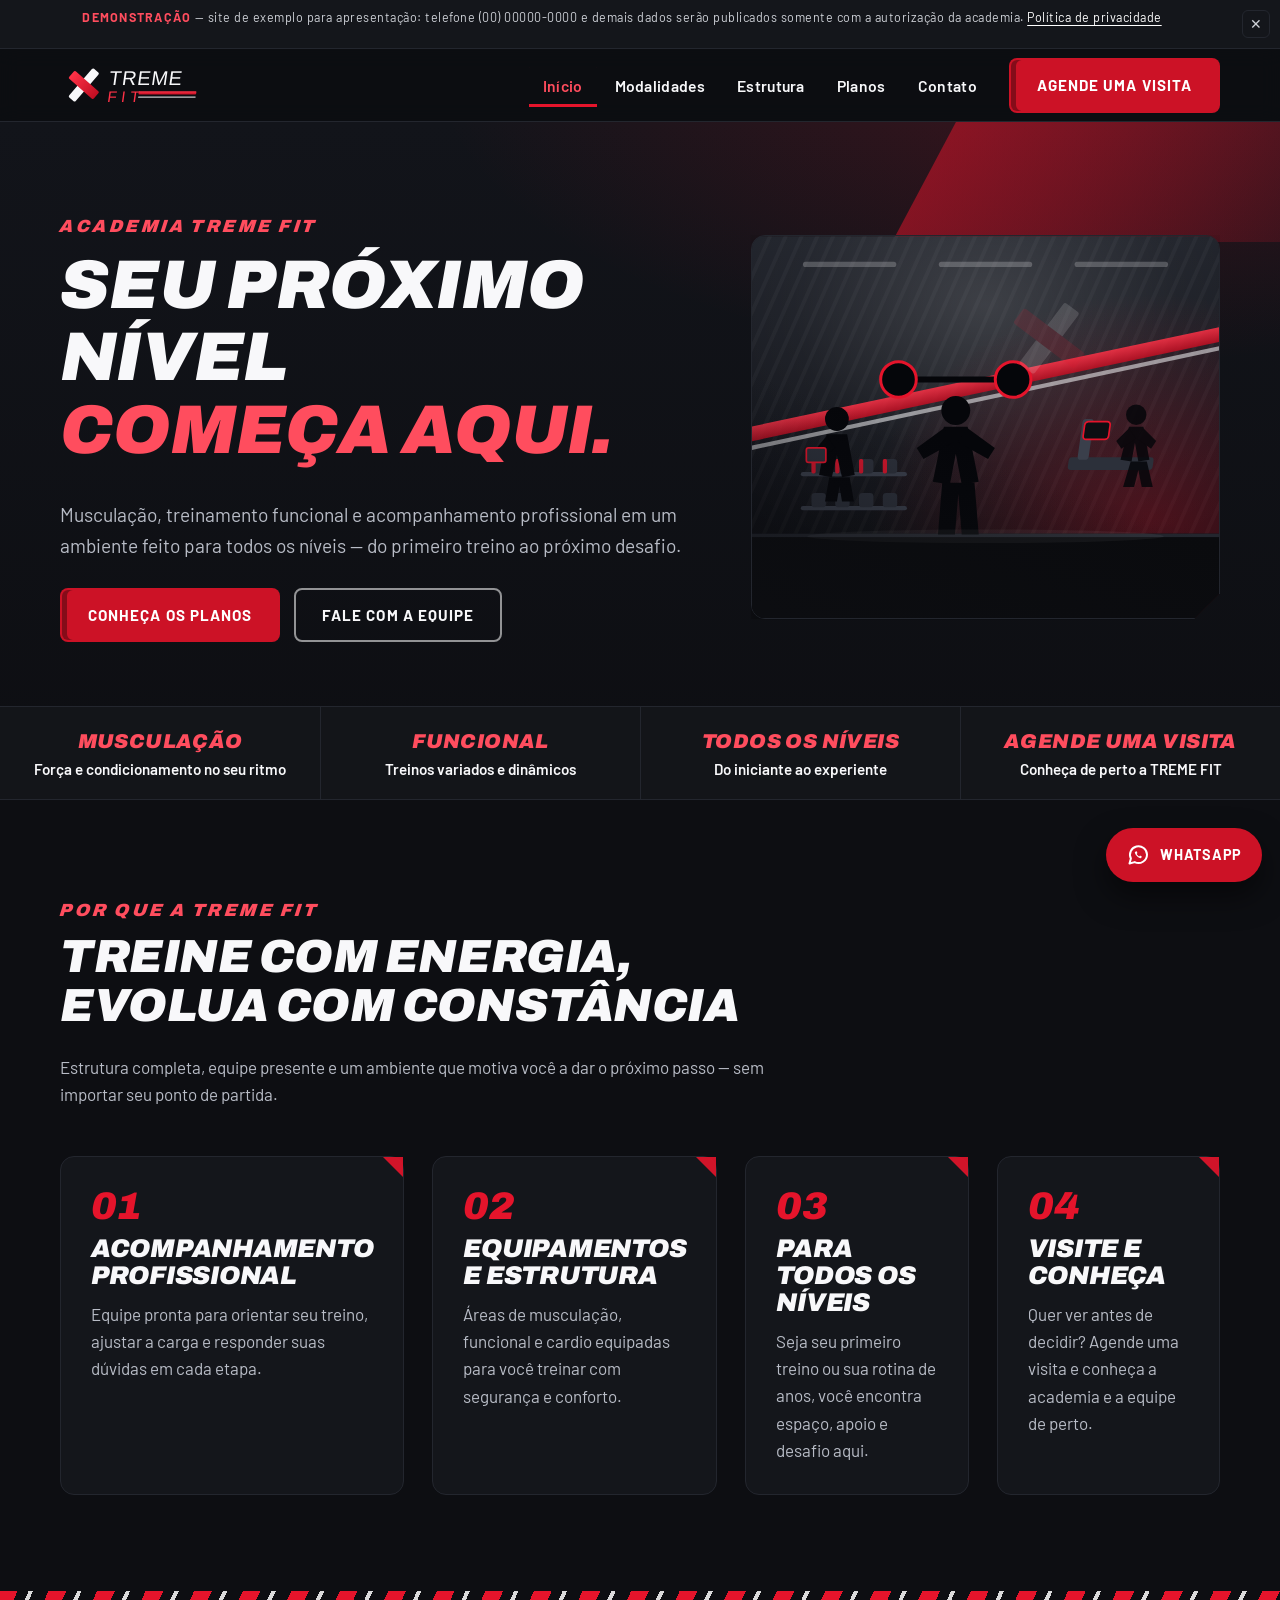
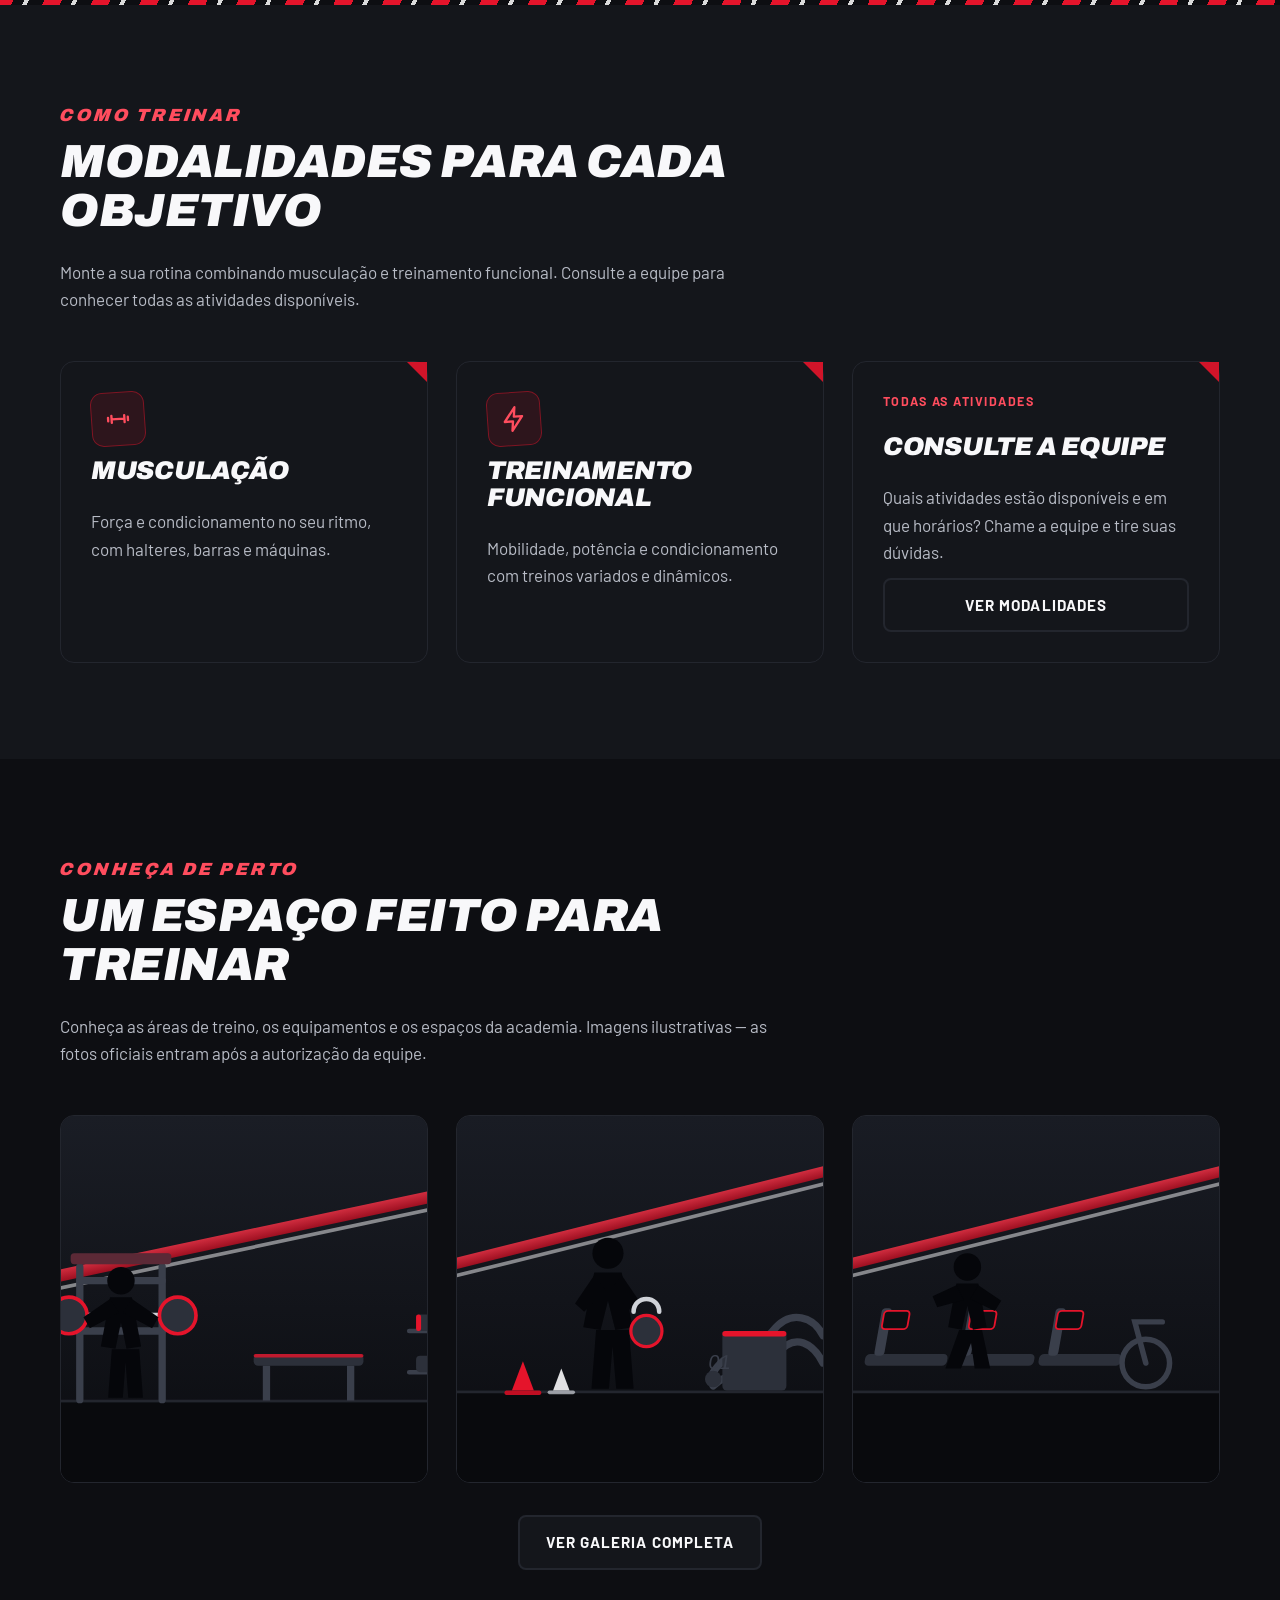
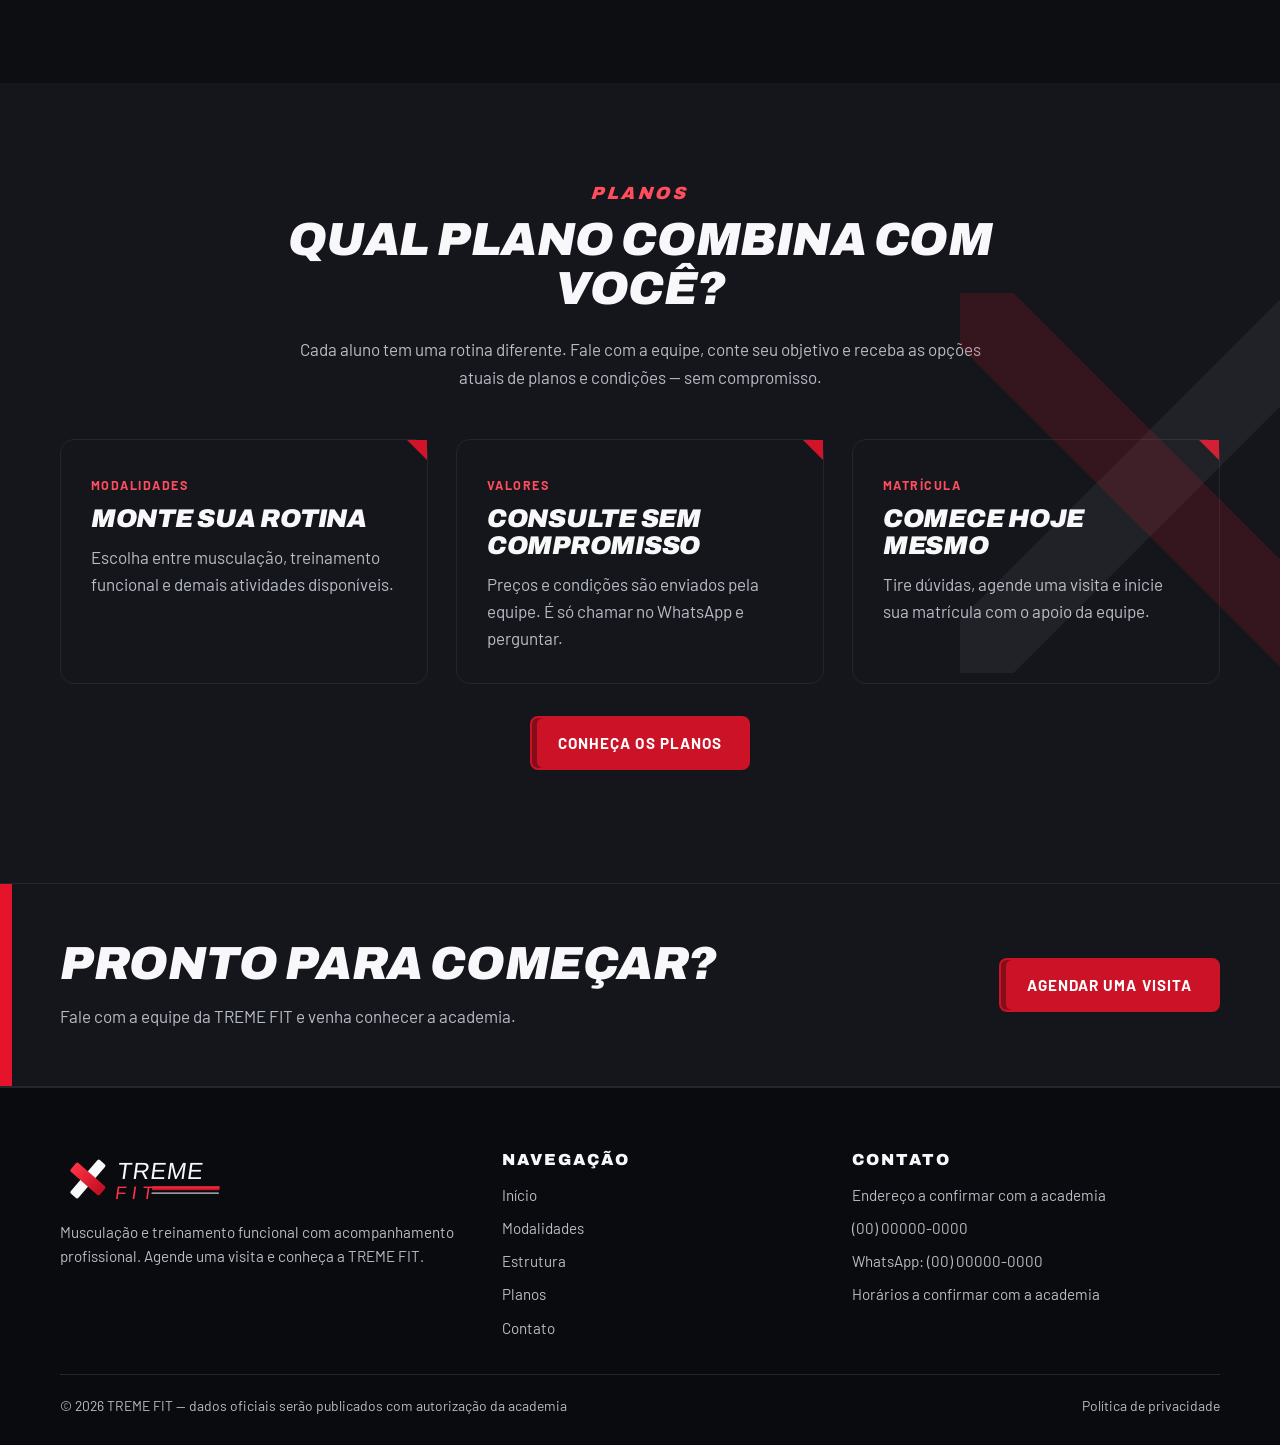
<file: index.html>
<!DOCTYPE html>
<html lang="pt-BR">
<head>
  <meta charset="UTF-8">
  <meta name="viewport" content="width=device-width, initial-scale=1.0">
  <title>TREME FIT — Academia de musculação e funcional</title>
  <meta name="description" content="Academia TREME FIT: musculação, treinamento funcional, acompanhamento profissional e ambiente para todos os níveis. Agende uma visita pelo WhatsApp.">
  <meta name="theme-color" content="#0d0e12">

  <meta property="og:type" content="website">
  <meta property="og:locale" content="pt_BR">
  <meta property="og:site_name" content="TREME FIT">
  <meta property="og:title" content="TREME FIT — Seu próximo nível começa aqui">
  <meta property="og:description" content="Musculação, treinamento funcional e acompanhamento profissional. Venha conhecer a TREME FIT.">
  <meta property="og:image" content="img/og-image.svg">

  <link rel="icon" href="img/favicon.svg" type="image/svg+xml">
  <link rel="preconnect" href="https://fonts.googleapis.com">
  <link rel="preconnect" href="https://fonts.gstatic.com" crossorigin>
  <link href="https://fonts.googleapis.com/css2?family=Archivo:ital,wght@0,700;0,900;1,700;1,900&family=Barlow:ital,wght@0,400;0,600;0,700;1,600&display=swap" rel="stylesheet">
  <link rel="stylesheet" href="css/styles.css">

  <script type="application/ld+json">
  {
    "@context": "https://schema.org",
    "@type": "HealthClub",
    "name": "TREME FIT",
    "image": "img/og-image.svg",
    "description": "Academia TREME FIT: musculação, treinamento funcional e acompanhamento profissional.",
    "telephone": "+5500000000000",
    "sameAs": []
  }
  </script>
</head>
<body>
  <a class="skip-link" href="#conteudo">Pular para o conteúdo</a>

  <div class="demo-bar" role="note">
    <p><strong>Demonstração</strong> — site de exemplo para apresentação: telefone (00) 00000-0000 e demais dados serão publicados somente com a autorização da academia. <a href="privacidade.html">Política de privacidade</a></p>
    <button type="button" class="demo-bar__close" aria-label="Dispensar aviso">&#10005;</button>
  </div>

  <!-- ======================= CABEÇALHO ======================= -->
  <header class="site-header">
    <div class="container header-inner">
      <a class="brand" href="index.html">
        <img src="img/logo.svg" alt="TREME FIT — academia" width="190" height="60">
      </a>

      <button class="nav-toggle" type="button" aria-expanded="false" aria-controls="site-nav">
        <span class="bar"></span>
        <span class="bar"></span>
        <span class="bar"></span>
        <span class="visually-hidden">Abrir menu</span>
      </button>

      <nav id="site-nav" class="site-nav" aria-label="Navegação principal">
        <ul>
          <li><a class="nav-link" href="index.html" aria-current="page">Início</a></li>
          <li><a class="nav-link" href="modalidades.html">Modalidades</a></li>
          <li><a class="nav-link" href="estrutura.html">Estrutura</a></li>
          <li><a class="nav-link" href="planos.html">Planos</a></li>
          <li><a class="nav-link" href="contato.html">Contato</a></li>
        </ul>
        <a class="btn btn-red header-cta" href="https://wa.me/5500000000000?text=Ol%C3%A1%21%20Vim%20pelo%20site%20da%20TREME%20FIT%20e%20gostaria%20de%20agendar%20uma%20visita." target="_blank" rel="noopener" data-track="whatsapp" data-label="header">
          Agende uma visita
        </a>
      </nav>
    </div>
  </header>

  <main id="conteudo">
    <!-- ======================= HERO ======================= -->
    <section class="hero">
      <div class="container hero-grid">
        <div class="hero-text reveal">
          <p class="kicker">Academia TREME FIT</p>
          <h1>Seu próximo nível <span class="line2">começa aqui.</span></h1>
          <p class="lead">
            Musculação, treinamento funcional e acompanhamento profissional em um
            ambiente feito para todos os níveis — do primeiro treino ao próximo desafio.
          </p>
          <div class="hero-actions">
            <a class="btn btn-red" href="planos.html" data-track="planos" data-label="hero">Conheça os planos</a>
            <a class="btn btn-outline" href="https://wa.me/5500000000000?text=Ol%C3%A1%21%20Vim%20pelo%20site%20da%20TREME%20FIT%20e%20gostaria%20de%20mais%20informa%C3%A7%C3%B5es." target="_blank" rel="noopener" data-track="whatsapp" data-label="hero">Fale com a equipe</a>
          </div>
        </div>

        <figure class="hero-media reveal">
          <img src="img/hero-treino.svg" alt="Ilustração do salão de treino da TREME FIT com alunos levantando peso e correndo nas esteiras" width="1100" height="900">
        </figure>
      </div>

      <div class="hero-strip">
        <ul>
          <li><strong>Musculação</strong> Força e condicionamento no seu ritmo</li>
          <li><strong>Funcional</strong> Treinos variados e dinâmicos</li>
          <li><strong>Todos os níveis</strong> Do iniciante ao experiente</li>
          <li><strong>Agende uma visita</strong> Conheça de perto a TREME FIT</li>
        </ul>
      </div>
    </section>

    <!-- ======================= DIFERENCIAIS ======================= -->
    <section class="section">
      <div class="container">
        <div class="section-head reveal">
          <span class="kicker">Por que a TREME FIT</span>
          <h2>Treine com energia, evolua com constância</h2>
          <p>Estrutura completa, equipe presente e um ambiente que motiva você a dar o próximo passo — sem importar seu ponto de partida.</p>
        </div>

        <div class="grid grid-4">
          <article class="card reveal">
            <span class="num">01</span>
            <h3>Acompanhamento profissional</h3>
            <p>Equipe pronta para orientar seu treino, ajustar a carga e responder suas dúvidas em cada etapa.</p>
          </article>
          <article class="card reveal">
            <span class="num">02</span>
            <h3>Equipamentos e estrutura</h3>
            <p>Áreas de musculação, funcional e cardio equipadas para você treinar com segurança e conforto.</p>
          </article>
          <article class="card reveal">
            <span class="num">03</span>
            <h3>Para todos os níveis</h3>
            <p>Seja seu primeiro treino ou sua rotina de anos, você encontra espaço, apoio e desafio aqui.</p>
          </article>
          <article class="card reveal">
            <span class="num">04</span>
            <h3>Visite e conheça</h3>
            <p>Quer ver antes de decidir? Agende uma visita e conheça a academia e a equipe de perto.</p>
          </article>
        </div>
      </div>
    </section>

    <div class="stripes" aria-hidden="true"></div>

    <!-- ======================= MODALIDADES ======================= -->
    <section class="section section--dark2">
      <div class="container">
        <div class="section-head reveal">
          <span class="kicker">Como treinar</span>
          <h2>Modalidades para cada objetivo</h2>
          <p>Monte a sua rotina combinando musculação e treinamento funcional. Consulte a equipe para conhecer todas as atividades disponíveis.</p>
        </div>

        <div class="grid grid-3">
          <article class="card card--mod reveal">
            <span class="mod-icon" aria-hidden="true">
              <svg viewBox="0 0 24 24" fill="none" stroke="currentColor" stroke-width="2" stroke-linecap="round"><path d="M6.5 9v6M3.5 10.5v3M17.5 9v6M20.5 10.5v3M6.5 12h11"/></svg>
            </span>
            <h3>Musculação</h3>
            <p>Força e condicionamento no seu ritmo, com halteres, barras e máquinas.</p>
          </article>

          <article class="card card--mod reveal">
            <span class="mod-icon" aria-hidden="true">
              <svg viewBox="0 0 24 24" fill="none" stroke="currentColor" stroke-width="2" stroke-linecap="round" stroke-linejoin="round"><path d="M13 2 4 14h7l-1 8 9-12h-7l1-8z"/></svg>
            </span>
            <h3>Treinamento funcional</h3>
            <p>Mobilidade, potência e condicionamento com treinos variados e dinâmicos.</p>
          </article>

          <article class="card card--mod reveal">
            <span class="tag">Todas as atividades</span>
            <h3>Consulte a equipe</h3>
            <p>Quais atividades estão disponíveis e em que horários? Chame a equipe e tire suas dúvidas.</p>
            <a class="btn btn-ghost-light" href="modalidades.html">Ver modalidades</a>
          </article>
        </div>
      </div>
    </section>

    <!-- ======================= ESTRUTURA (prévia) ======================= -->
    <section class="section">
      <div class="container">
        <div class="section-head reveal">
          <span class="kicker">Conheça de perto</span>
          <h2>Um espaço feito para treinar</h2>
          <p>Conheça as áreas de treino, os equipamentos e os espaços da academia. Imagens ilustrativas — as fotos oficiais entram após a autorização da equipe.</p>
        </div>

        <div class="grid grid-3 reveal">
          <figure class="grid-photos-item">
            <img src="img/gal-musculacao.svg" alt="Ilustração da área de musculação com racks, barras e halteres" width="1200" height="800" loading="lazy">
          </figure>
          <figure class="grid-photos-item">
            <img src="img/gal-funcional.svg" alt="Ilustração da área funcional com kettlebells, cordas e cones" width="800" height="800" loading="lazy">
          </figure>
          <figure class="grid-photos-item">
            <img src="img/gal-cardio.svg" alt="Ilustração da área de cardio com esteiras e bikes" width="800" height="800" loading="lazy">
          </figure>
        </div>

        <p class="center reveal">
          <a class="btn btn-ghost-light" href="estrutura.html">Ver galeria completa</a>
        </p>
      </div>
    </section>

    <!-- ======================= PLANOS ======================= -->
    <section class="section section--dark2 x-watermark">
      <div class="container">
        <div class="section-head section-head--center reveal">
          <span class="kicker">Planos</span>
          <h2>Qual plano combina com você?</h2>
          <p>
            Cada aluno tem uma rotina diferente. Fale com a equipe, conte seu objetivo
            e receba as opções atuais de planos e condições — sem compromisso.
          </p>
        </div>

        <div class="grid grid-3">
          <article class="card reveal">
            <span class="tag">Modalidades</span>
            <h3>Monte sua rotina</h3>
            <p>Escolha entre musculação, treinamento funcional e demais atividades disponíveis.</p>
          </article>
          <article class="card reveal">
            <span class="tag">Valores</span>
            <h3>Consulte sem compromisso</h3>
            <p>Preços e condições são enviados pela equipe. É só chamar no WhatsApp e perguntar.</p>
          </article>
          <article class="card reveal">
            <span class="tag">Matrícula</span>
            <h3>Comece hoje mesmo</h3>
            <p>Tire dúvidas, agende uma visita e inicie sua matrícula com o apoio da equipe.</p>
          </article>
        </div>

        <p class="center reveal">
          <a class="btn btn-red" href="planos.html">Conheça os planos</a>
        </p>
      </div>
    </section>

    <!-- ======================= CTA FINAL ======================= -->
    <section class="cta-band">
      <div class="container">
        <div>
          <h2>Pronto para começar?</h2>
          <p>Fale com a equipe da TREME FIT e venha conhecer a academia.</p>
        </div>
        <a class="btn btn-red" href="https://wa.me/5500000000000?text=Ol%C3%A1%21%20Vim%20pelo%20site%20da%20TREME%20FIT%20e%20gostaria%20de%20agendar%20uma%20visita." target="_blank" rel="noopener" data-track="whatsapp" data-label="cta-index">
          Agendar uma visita
        </a>
      </div>
    </section>
  </main>

  <!-- ======================= RODAPÉ ======================= -->
  <footer class="site-footer">
    <div class="container">
      <div class="footer-grid">
        <div>
          <img class="footer-logo" src="img/logo.svg" alt="TREME FIT" width="190" height="60">
          <p>Musculação e treinamento funcional com acompanhamento profissional. Agende uma visita e conheça a TREME FIT.</p>
        </div>

        <nav aria-label="Links do rodapé">
          <h3>Navegação</h3>
          <ul>
            <li><a href="index.html">Início</a></li>
            <li><a href="modalidades.html">Modalidades</a></li>
            <li><a href="estrutura.html">Estrutura</a></li>
            <li><a href="planos.html">Planos</a></li>
            <li><a href="contato.html">Contato</a></li>
          </ul>
        </nav>

        <div>
          <h3>Contato</h3>
          <ul>
            <li>Endereço a confirmar com a academia</li>
            <li><a href="tel:+5500000000000">(00) 00000-0000</a></li>
            <li>WhatsApp: <a href="https://wa.me/5500000000000" target="_blank" rel="noopener">(00) 00000-0000</a></li>
            <li>Horários a confirmar com a academia</li>
          </ul>
        </div>
      </div>

      <div class="footer-bottom">
        <span>© 2026 TREME FIT — dados oficiais serão publicados com autorização da academia</span>
        <span><a href="privacidade.html">Política de privacidade</a></span>
      </div>
    </div>
  </footer>

  <a class="float-wa" href="https://wa.me/5500000000000?text=Ol%C3%A1%21%20Vim%20pelo%20site%20da%20TREME%20FIT%20e%20gostaria%20de%20mais%20informa%C3%A7%C3%B5es." target="_blank" rel="noopener" aria-label="Falar no WhatsApp" data-track="whatsapp" data-label="flutuante">
    <svg viewBox="0 0 24 24" fill="none" stroke="currentColor" stroke-width="2" stroke-linecap="round" stroke-linejoin="round" aria-hidden="true"><path d="M21 11.5a8.5 8.5 0 0 1-12.3 7.6L3.5 20.5l1.4-5A8.5 8.5 0 1 1 21 11.5z"/><path d="M8.8 9.2c.3 2.6 3.4 5.7 6 6l1.2-1.5-1.9-1.1-1 .8c-.9-.5-1.9-1.5-2.4-2.4l.8-1L10.3 8l-1.5 1.2z" fill="currentColor" stroke="none"/></svg>
    <span>WhatsApp</span>
  </a>

  <script src="js/main.js"></script>
</body>
</html>
</file>
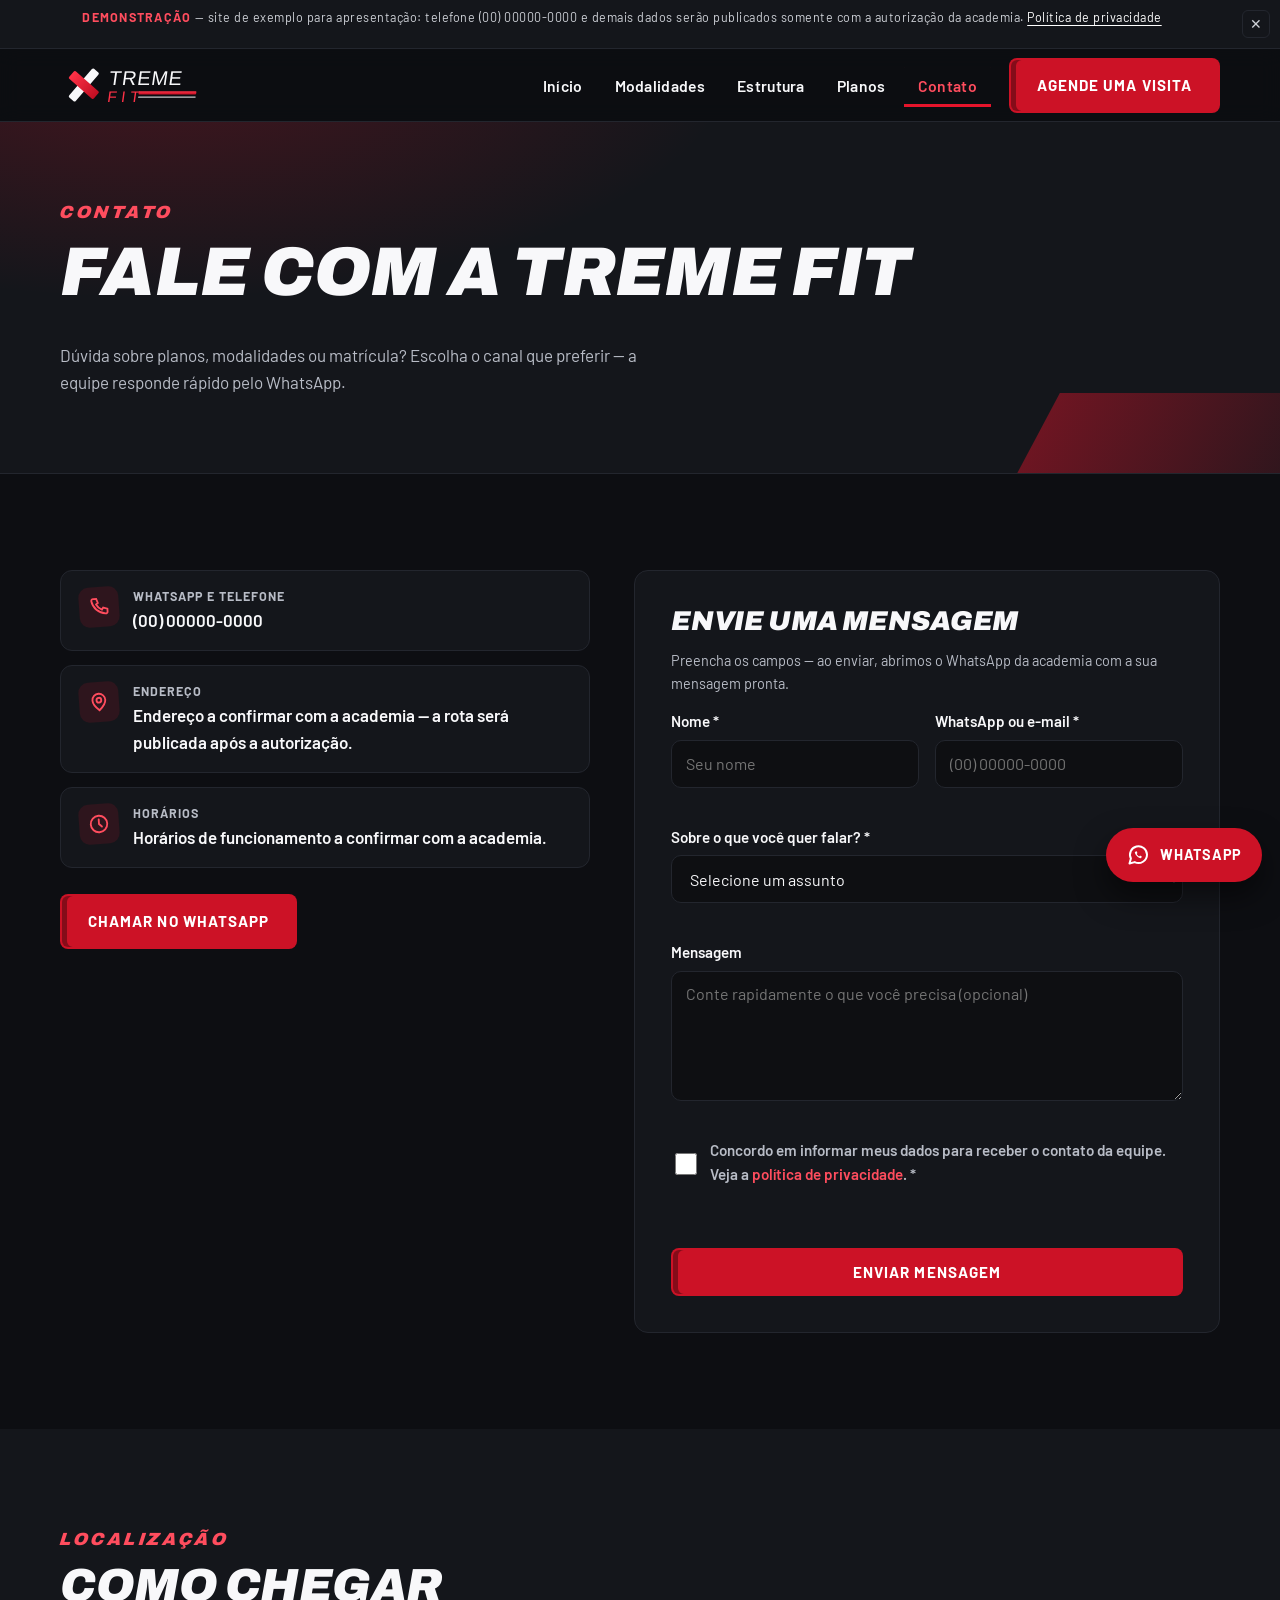
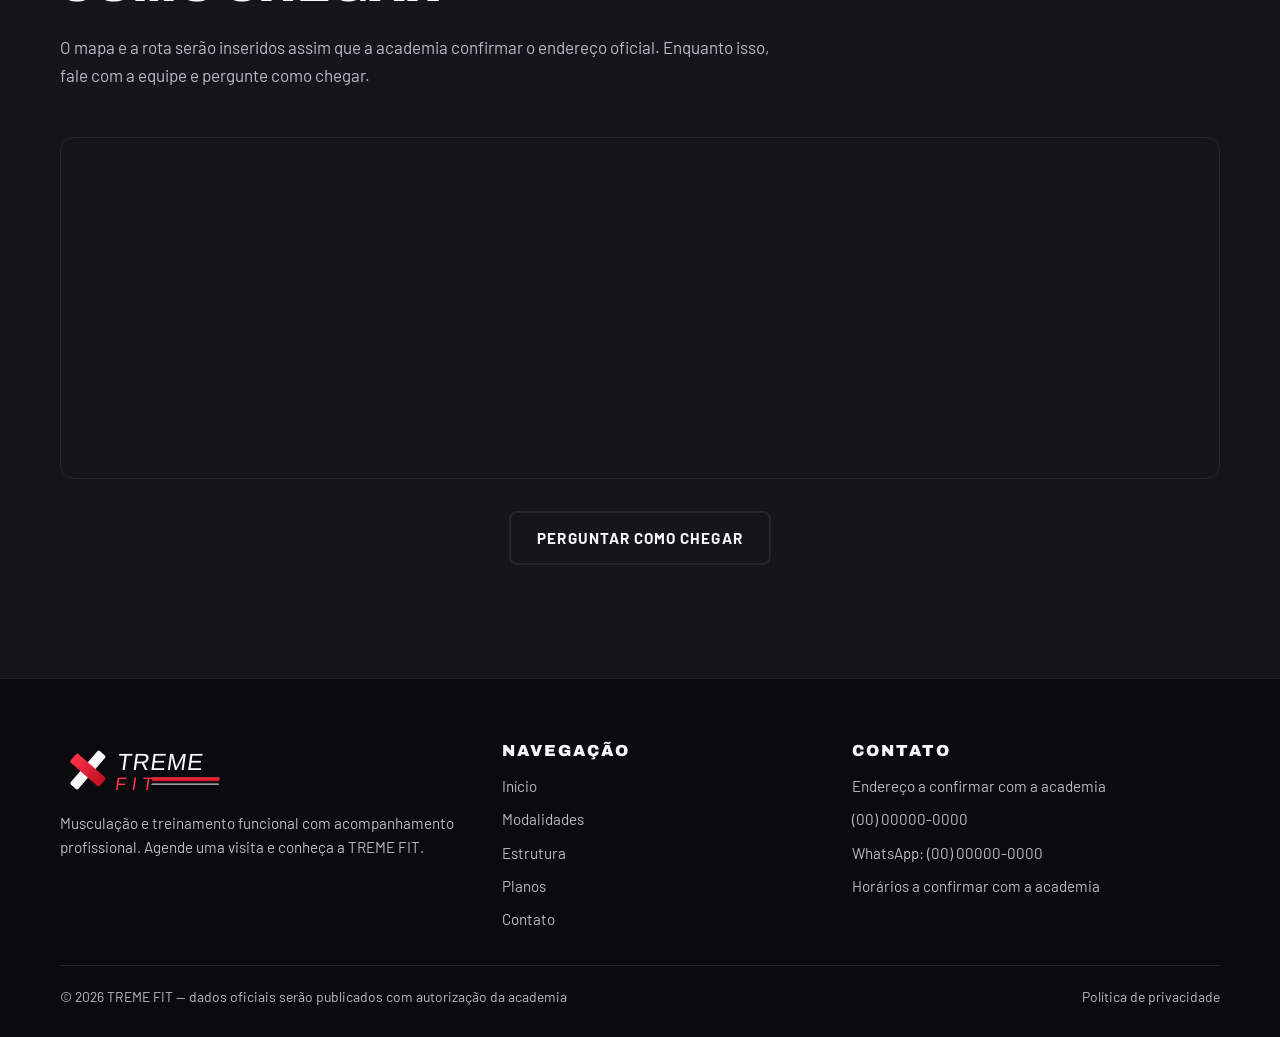
<file: contato.html>
<!DOCTYPE html>
<html lang="pt-BR">
<head>
  <meta charset="UTF-8">
  <meta name="viewport" content="width=device-width, initial-scale=1.0">
  <title>Contato — TREME FIT</title>
  <meta name="description" content="Fale com a TREME FIT: WhatsApp e telefone (00) 00000-0000, endereço e horários a confirmar. Formulário rápido para agendar uma visita.">
  <meta name="theme-color" content="#0d0e12">

  <meta property="og:type" content="website">
  <meta property="og:locale" content="pt_BR">
  <meta property="og:site_name" content="TREME FIT">
  <meta property="og:title" content="Contato — TREME FIT">
  <meta property="og:description" content="WhatsApp, telefone, endereço e horários da TREME FIT. Envie uma mensagem e agende uma visita.">
  <meta property="og:image" content="img/og-image.svg">

  <link rel="icon" href="img/favicon.svg" type="image/svg+xml">
  <link rel="preconnect" href="https://fonts.googleapis.com">
  <link rel="preconnect" href="https://fonts.gstatic.com" crossorigin>
  <link href="https://fonts.googleapis.com/css2?family=Archivo:ital,wght@0,700;0,900;1,700;1,900&family=Barlow:ital,wght@0,400;0,600;0,700;1,600&display=swap" rel="stylesheet">
  <link rel="stylesheet" href="css/styles.css">
</head>
<body>
  <a class="skip-link" href="#conteudo">Pular para o conteúdo</a>

  <div class="demo-bar" role="note">
    <p><strong>Demonstração</strong> — site de exemplo para apresentação: telefone (00) 00000-0000 e demais dados serão publicados somente com a autorização da academia. <a href="privacidade.html">Política de privacidade</a></p>
    <button type="button" class="demo-bar__close" aria-label="Dispensar aviso">&#10005;</button>
  </div>

  <!-- ======================= CABEÇALHO ======================= -->
  <header class="site-header">
    <div class="container header-inner">
      <a class="brand" href="index.html">
        <img src="img/logo.svg" alt="TREME FIT — academia" width="190" height="60">
      </a>

      <button class="nav-toggle" type="button" aria-expanded="false" aria-controls="site-nav">
        <span class="bar"></span>
        <span class="bar"></span>
        <span class="bar"></span>
        <span class="visually-hidden">Abrir menu</span>
      </button>

      <nav id="site-nav" class="site-nav" aria-label="Navegação principal">
        <ul>
          <li><a class="nav-link" href="index.html">Início</a></li>
          <li><a class="nav-link" href="modalidades.html">Modalidades</a></li>
          <li><a class="nav-link" href="estrutura.html">Estrutura</a></li>
          <li><a class="nav-link" href="planos.html">Planos</a></li>
          <li><a class="nav-link" href="contato.html" aria-current="page">Contato</a></li>
        </ul>
        <a class="btn btn-red header-cta" href="https://wa.me/5500000000000?text=Ol%C3%A1%21%20Vim%20pelo%20site%20da%20TREME%20FIT%20e%20gostaria%20de%20agendar%20uma%20visita." target="_blank" rel="noopener" data-track="whatsapp" data-label="header">
          Agende uma visita
        </a>
      </nav>
    </div>
  </header>

  <main id="conteudo">
    <!-- ======================= TOPO DA PÁGINA ======================= -->
    <section class="page-hero">
      <div class="container">
        <span class="kicker">Contato</span>
        <h1>Fale com a TREME FIT</h1>
        <p>
          Dúvida sobre planos, modalidades ou matrícula? Escolha o canal que preferir —
          a equipe responde rápido pelo WhatsApp.
        </p>
      </div>
    </section>

    <!-- ======================= CONTATO + FORMULÁRIO ======================= -->
    <section class="section">
      <div class="container contact-grid">
        <!-- Canais -->
        <div class="reveal">
          <ul class="info-list">
            <li>
              <span class="ico" aria-hidden="true">
                <svg viewBox="0 0 24 24" fill="none" stroke="currentColor" stroke-width="2" stroke-linecap="round"><path d="M6.5 3h3l1.5 4.5-2 1.5a12 12 0 0 0 6 6l1.5-2L21 14.5v3a2 2 0 0 1-2.2 2A17 17 0 0 1 4 5.2 2 2 0 0 1 6.5 3z"/></svg>
              </span>
              <div>
                <b>WhatsApp e telefone</b>
                <a href="tel:+5500000000000">(00) 00000-0000</a>
              </div>
            </li>
            <li>
              <span class="ico" aria-hidden="true">
                <svg viewBox="0 0 24 24" fill="none" stroke="currentColor" stroke-width="2" stroke-linecap="round"><path d="M12 21s7-6.1 7-11a7 7 0 1 0-14 0c0 4.9 7 11 7 11z"/><circle cx="12" cy="10" r="2.6"/></svg>
              </span>
              <div>
                <b>Endereço</b>
                <span>Endereço a confirmar com a academia — a rota será publicada após a autorização.</span>
              </div>
            </li>
            <li>
              <span class="ico" aria-hidden="true">
                <svg viewBox="0 0 24 24" fill="none" stroke="currentColor" stroke-width="2" stroke-linecap="round"><circle cx="12" cy="12" r="9"/><path d="M12 7v5l3 3"/></svg>
              </span>
              <div>
                <b>Horários</b>
                <span>Horários de funcionamento a confirmar com a academia.</span>
              </div>
            </li>
          </ul>

          <div class="hero-actions">
            <a class="btn btn-red" href="https://wa.me/5500000000000?text=Ol%C3%A1%21%20Vim%20pelo%20site%20da%20TREME%20FIT%20e%20gostaria%20de%20mais%20informa%C3%A7%C3%B5es." target="_blank" rel="noopener" data-track="whatsapp" data-label="contato">Chamar no WhatsApp</a>
          </div>
        </div>

        <!-- Formulário -->
        <div class="form-card reveal">
          <h2 class="form-title">Envie uma mensagem</h2>
          <p class="note">Preencha os campos — ao enviar, abrimos o WhatsApp da academia com a sua mensagem pronta.</p>

          <div id="form-success" class="form-success" role="status" tabindex="-1">
            Tudo certo! Abrimos o WhatsApp com a sua mensagem — é só toque em enviar.
          </div>

          <form id="form-contato" novalidate>
            <div class="form-row">
              <div class="form-field">
                <label for="nome">Nome *</label>
                <input type="text" id="nome" name="nome" autocomplete="name" placeholder="Seu nome" required aria-describedby="erro-nome">
                <span class="error" id="erro-nome" aria-live="polite"></span>
              </div>

              <div class="form-field">
                <label for="contato">WhatsApp ou e-mail *</label>
                <input type="text" id="contato" name="contato" autocomplete="tel" placeholder="(00) 00000-0000" required aria-describedby="erro-contato">
                <span class="error" id="erro-contato" aria-live="polite"></span>
              </div>
            </div>

            <div class="form-field">
              <label for="interesse">Sobre o que você quer falar? *</label>
              <select id="interesse" name="interesse" required aria-describedby="erro-interesse">
                <option value="">Selecione um assunto</option>
                <option value="planos">Planos e valores</option>
                <option value="matricula">Matrícula</option>
                <option value="modalidades">Modalidades e horários</option>
                <option value="visita">Agendar uma visita</option>
                <option value="outro">Outro assunto</option>
              </select>
              <span class="error" id="erro-interesse" aria-live="polite"></span>
            </div>

            <div class="form-field">
              <label for="mensagem">Mensagem</label>
              <textarea id="mensagem" name="mensagem" placeholder="Conte rapidamente o que você precisa (opcional)" aria-describedby="erro-mensagem"></textarea>
              <span class="error" id="erro-mensagem" aria-live="polite"></span>
            </div>

            <div class="form-field checkbox-wrap">
              <label class="checkbox-field" for="consentimento">
                <input type="checkbox" id="consentimento" name="consentimento" required aria-describedby="erro-consentimento">
                <span>Concordo em informar meus dados para receber o contato da equipe. Veja a <a href="privacidade.html">política de privacidade</a>. *</span>
              </label>
              <span class="error" id="erro-consentimento" aria-live="polite"></span>
            </div>

            <button class="btn btn-red btn-block" type="submit" data-track="formulario" data-label="contato">Enviar mensagem</button>
          </form>
        </div>
      </div>
    </section>

    <!-- ======================= MAPA ======================= -->
    <section class="section section--dark2">
      <div class="container">
        <div class="section-head reveal">
          <span class="kicker">Localização</span>
          <h2>Como chegar</h2>
          <p>
            O mapa e a rota serão inseridos assim que a academia confirmar o endereço oficial.
            Enquanto isso, fale com a equipe e pergunte como chegar.
          </p>
        </div>

        <div class="map-frame reveal">
          <iframe
            src="about:blank"
            title="Mapa da localização da TREME FIT (a confirmar)"
            loading="lazy"
            referrerpolicy="no-referrer-when-downgrade"
            allowfullscreen></iframe>
        </div>

        <p class="center reveal">
          <a class="btn btn-ghost-light" href="https://wa.me/5500000000000?text=Ol%C3%A1%21%20Vim%20pelo%20site%20da%20TREME%20FIT%20e%20gostaria%20de%20saber%20como%20chegar%20%C3%A0%20academia." target="_blank" rel="noopener" data-track="whatsapp" data-label="mapa-roteiro">
          Perguntar como chegar
        </a>
      </div>
    </section>
  </main>

  <!-- ======================= RODAPÉ ======================= -->
  <footer class="site-footer">
    <div class="container">
      <div class="footer-grid">
        <div>
          <img class="footer-logo" src="img/logo.svg" alt="TREME FIT" width="190" height="60">
          <p>Musculação e treinamento funcional com acompanhamento profissional. Agende uma visita e conheça a TREME FIT.</p>
        </div>

        <nav aria-label="Links do rodapé">
          <h3>Navegação</h3>
          <ul>
            <li><a href="index.html">Início</a></li>
            <li><a href="modalidades.html">Modalidades</a></li>
            <li><a href="estrutura.html">Estrutura</a></li>
            <li><a href="planos.html">Planos</a></li>
            <li><a href="contato.html">Contato</a></li>
          </ul>
        </nav>

        <div>
          <h3>Contato</h3>
          <ul>
            <li>Endereço a confirmar com a academia</li>
            <li><a href="tel:+5500000000000">(00) 00000-0000</a></li>
            <li>WhatsApp: <a href="https://wa.me/5500000000000" target="_blank" rel="noopener">(00) 00000-0000</a></li>
            <li>Horários a confirmar com a academia</li>
          </ul>
        </div>
      </div>

      <div class="footer-bottom">
        <span>© 2026 TREME FIT — dados oficiais serão publicados com autorização da academia</span>
        <span><a href="privacidade.html">Política de privacidade</a></span>
      </div>
    </div>
  </footer>

  <a class="float-wa" href="https://wa.me/5500000000000?text=Ol%C3%A1%21%20Vim%20pelo%20site%20da%20TREME%20FIT%20e%20gostaria%20de%20mais%20informa%C3%A7%C3%B5es." target="_blank" rel="noopener" aria-label="Falar no WhatsApp" data-track="whatsapp" data-label="flutuante">
    <svg viewBox="0 0 24 24" fill="none" stroke="currentColor" stroke-width="2" stroke-linecap="round" stroke-linejoin="round" aria-hidden="true"><path d="M21 11.5a8.5 8.5 0 0 1-12.3 7.6L3.5 20.5l1.4-5A8.5 8.5 0 1 1 21 11.5z"/><path d="M8.8 9.2c.3 2.6 3.4 5.7 6 6l1.2-1.5-1.9-1.1-1 .8c-.9-.5-1.9-1.5-2.4-2.4l.8-1L10.3 8l-1.5 1.2z" fill="currentColor" stroke="none"/></svg>
    <span>WhatsApp</span>
  </a>

  <script src="js/main.js"></script>
</body>
</html>
</file>
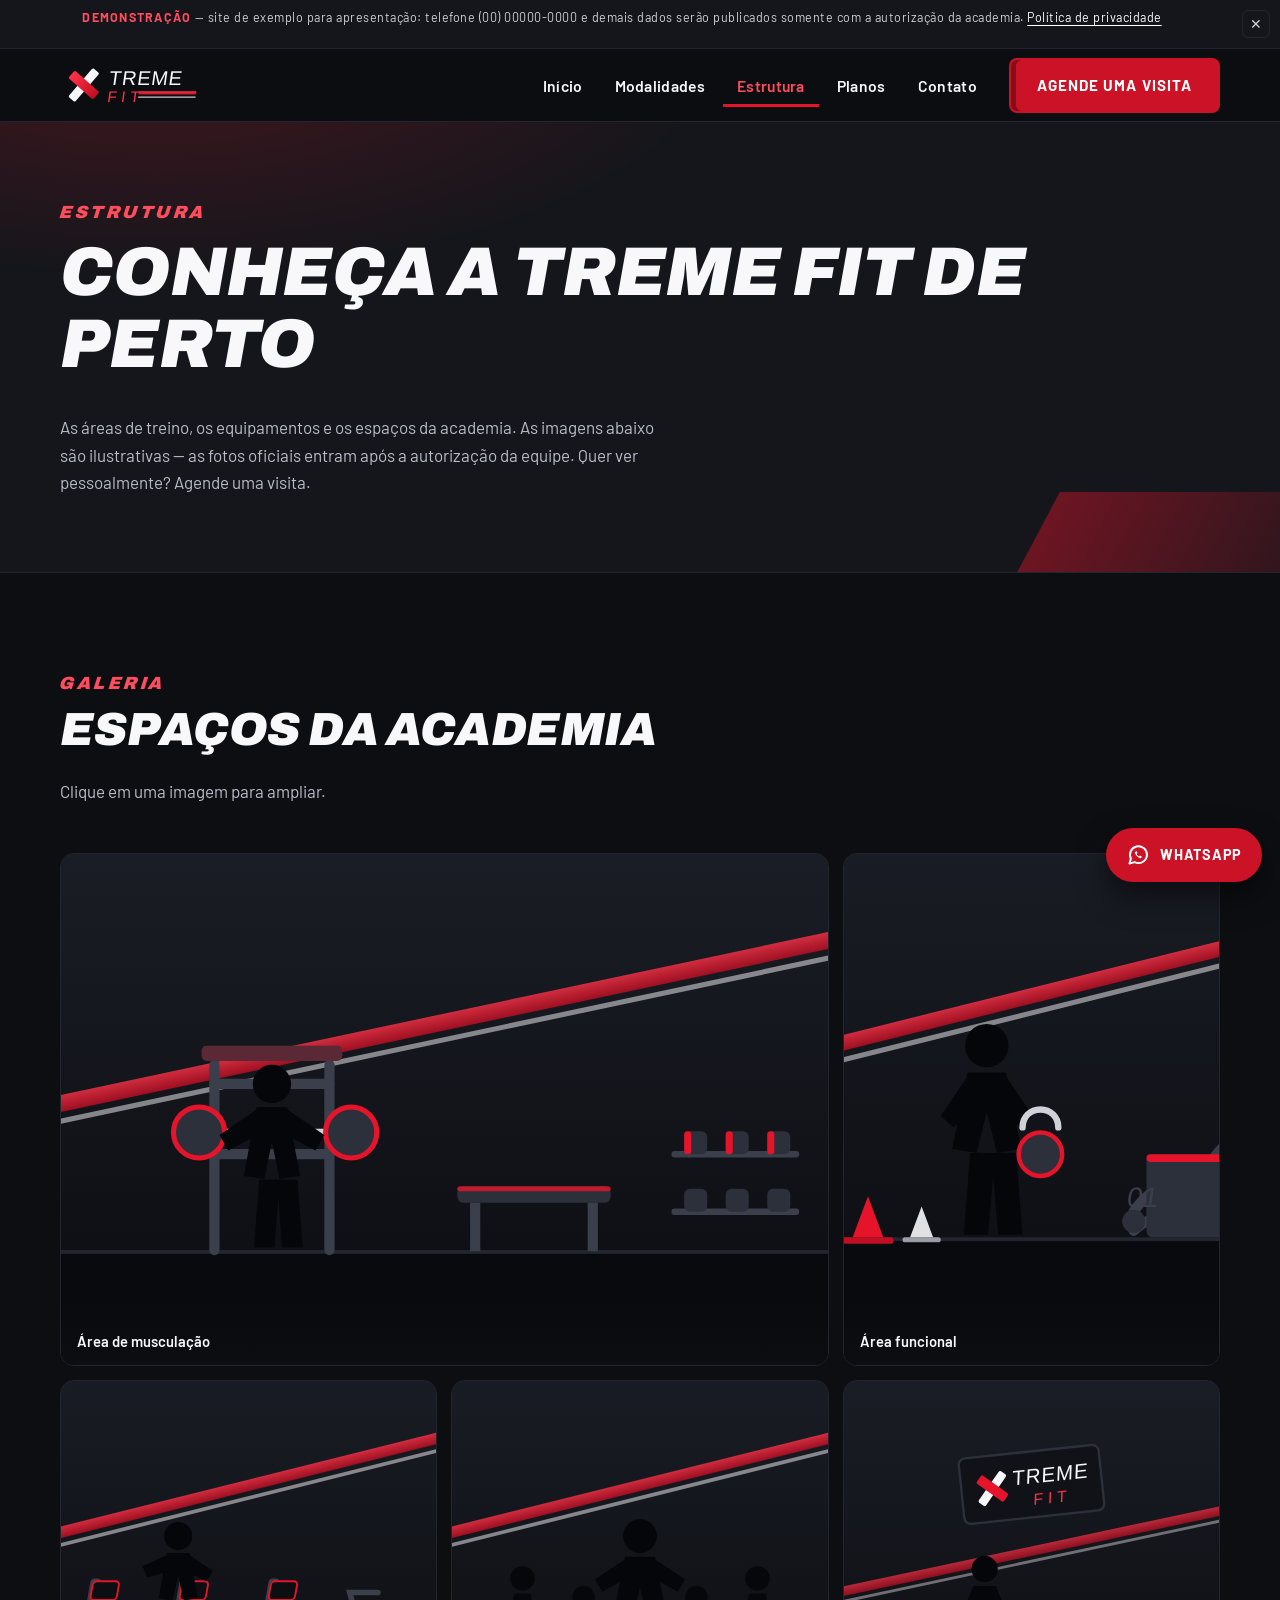
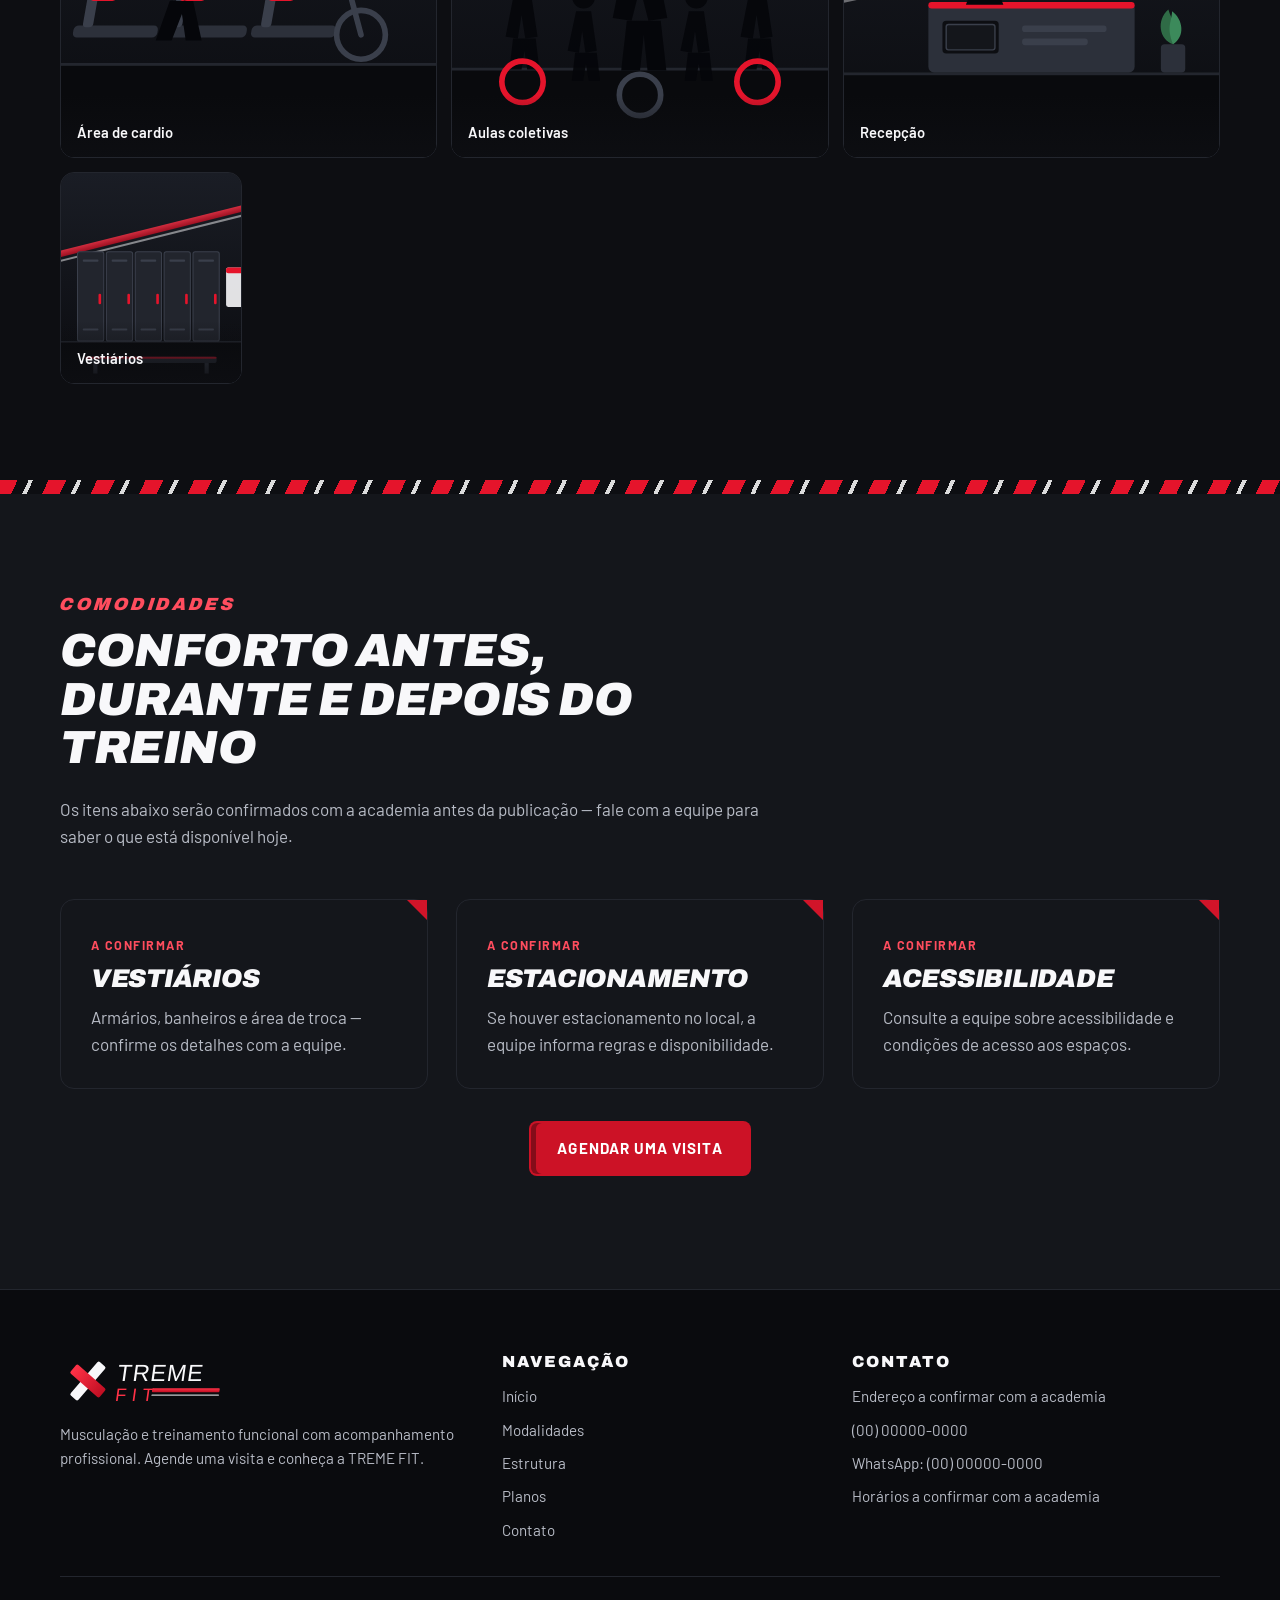
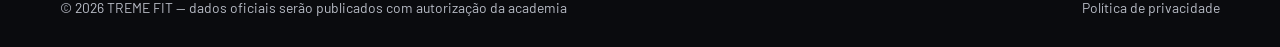
<file: estrutura.html>
<!DOCTYPE html>
<html lang="pt-BR">
<head>
  <meta charset="UTF-8">
  <meta name="viewport" content="width=device-width, initial-scale=1.0">
  <title>Estrutura — TREME FIT</title>
  <meta name="description" content="Conheça a estrutura da TREME FIT: áreas de musculação, funcional, cardio, recepção e vestiários. Fotos e detalhes a confirmar com a academia.">
  <meta name="theme-color" content="#0d0e12">

  <meta property="og:type" content="website">
  <meta property="og:locale" content="pt_BR">
  <meta property="og:site_name" content="TREME FIT">
  <meta property="og:title" content="Estrutura — TREME FIT">
  <meta property="og:description" content="Áreas de treino, equipamentos e espaços da academia TREME FIT.">
  <meta property="og:image" content="img/og-image.svg">

  <link rel="icon" href="img/favicon.svg" type="image/svg+xml">
  <link rel="preconnect" href="https://fonts.googleapis.com">
  <link rel="preconnect" href="https://fonts.gstatic.com" crossorigin>
  <link href="https://fonts.googleapis.com/css2?family=Archivo:ital,wght@0,700;0,900;1,700;1,900&family=Barlow:ital,wght@0,400;0,600;0,700;1,600&display=swap" rel="stylesheet">
  <link rel="stylesheet" href="css/styles.css">
</head>
<body>
  <a class="skip-link" href="#conteudo">Pular para o conteúdo</a>

  <div class="demo-bar" role="note">
    <p><strong>Demonstração</strong> — site de exemplo para apresentação: telefone (00) 00000-0000 e demais dados serão publicados somente com a autorização da academia. <a href="privacidade.html">Política de privacidade</a></p>
    <button type="button" class="demo-bar__close" aria-label="Dispensar aviso">&#10005;</button>
  </div>

  <!-- ======================= CABEÇALHO ======================= -->
  <header class="site-header">
    <div class="container header-inner">
      <a class="brand" href="index.html">
        <img src="img/logo.svg" alt="TREME FIT — academia" width="190" height="60">
      </a>

      <button class="nav-toggle" type="button" aria-expanded="false" aria-controls="site-nav">
        <span class="bar"></span>
        <span class="bar"></span>
        <span class="bar"></span>
        <span class="visually-hidden">Abrir menu</span>
      </button>

      <nav id="site-nav" class="site-nav" aria-label="Navegação principal">
        <ul>
          <li><a class="nav-link" href="index.html">Início</a></li>
          <li><a class="nav-link" href="modalidades.html">Modalidades</a></li>
          <li><a class="nav-link" href="estrutura.html" aria-current="page">Estrutura</a></li>
          <li><a class="nav-link" href="planos.html">Planos</a></li>
          <li><a class="nav-link" href="contato.html">Contato</a></li>
        </ul>
        <a class="btn btn-red header-cta" href="https://wa.me/5500000000000?text=Ol%C3%A1%21%20Vim%20pelo%20site%20da%20TREME%20FIT%20e%20gostaria%20de%20agendar%20uma%20visita." target="_blank" rel="noopener" data-track="whatsapp" data-label="header">
          Agende uma visita
        </a>
      </nav>
    </div>
  </header>

  <main id="conteudo">
    <!-- ======================= TOPO DA PÁGINA ======================= -->
    <section class="page-hero">
      <div class="container">
        <span class="kicker">Estrutura</span>
        <h1>Conheça a TREME FIT de perto</h1>
        <p>
          As áreas de treino, os equipamentos e os espaços da academia.
          As imagens abaixo são ilustrativas — as fotos oficiais entram após a
          autorização da equipe. Quer ver pessoalmente? Agende uma visita.
        </p>
      </div>
    </section>

    <!-- ======================= GALERIA ======================= -->
    <section class="section">
      <div class="container">
        <div class="section-head reveal">
          <span class="kicker">Galeria</span>
          <h2>Espaços da academia</h2>
          <p>Clique em uma imagem para ampliar.</p>
        </div>

        <div class="gallery reveal">
          <figure>
            <img src="img/gal-musculacao.svg" alt="Ilustração da área de musculação com racks, barras e halteres" width="1200" height="800" loading="lazy">
            <figcaption>Área de musculação</figcaption>
          </figure>
          <figure>
            <img src="img/gal-funcional.svg" alt="Ilustração da área funcional com kettlebells, cordas e cones" width="800" height="800" loading="lazy">
            <figcaption>Área funcional</figcaption>
          </figure>
          <figure>
            <img src="img/gal-cardio.svg" alt="Ilustração da área de cardio com esteiras e bikes" width="800" height="800" loading="lazy">
            <figcaption>Área de cardio</figcaption>
          </figure>
          <figure>
            <img src="img/gal-aulas.svg" alt="Ilustração de aula coletiva com alunos em círculo e instrutor à frente" width="800" height="800" loading="lazy">
            <figcaption>Aulas coletivas</figcaption>
          </figure>
          <figure>
            <img src="img/gal-recepcao.svg" alt="Ilustração da recepção da academia com balcão, emblema na parede e área de espera" width="800" height="800" loading="lazy">
            <figcaption>Recepção</figcaption>
          </figure>
          <figure>
            <img src="img/gal-vestiario.svg" alt="Ilustração dos vestiários com armários e bancada" width="800" height="800" loading="lazy">
            <figcaption>Vestiários</figcaption>
          </figure>
        </div>
      </div>
    </section>

    <div class="stripes" aria-hidden="true"></div>

    <!-- ======================= COMODIDADES ======================= -->
    <section class="section section--dark2">
      <div class="container">
        <div class="section-head reveal">
          <span class="kicker">Comodidades</span>
          <h2>Conforto antes, durante e depois do treino</h2>
          <p>Os itens abaixo serão confirmados com a academia antes da publicação — fale com a equipe para saber o que está disponível hoje.</p>
        </div>

        <div class="grid grid-3">
          <article class="card reveal">
            <span class="tag">A confirmar</span>
            <h3>Vestiários</h3>
            <p>Armários, banheiros e área de troca — confirme os detalhes com a equipe.</p>
          </article>
          <article class="card reveal">
            <span class="tag">A confirmar</span>
            <h3>Estacionamento</h3>
            <p>Se houver estacionamento no local, a equipe informa regras e disponibilidade.</p>
          </article>
          <article class="card reveal">
            <span class="tag">A confirmar</span>
            <h3>Acessibilidade</h3>
            <p>Consulte a equipe sobre acessibilidade e condições de acesso aos espaços.</p>
          </article>
        </div>

        <p class="center reveal">
          <a class="btn btn-red" href="https://wa.me/5500000000000?text=Ol%C3%A1%21%20Vim%20pelo%20site%20da%20TREME%20FIT%20e%20gostaria%20de%20conhecer%20a%20estrutura%20e%20agendar%20uma%20visita." target="_blank" rel="noopener" data-track="whatsapp" data-label="estrutura-visita">
          Agendar uma visita
        </a>
      </div>
    </section>
  </main>

  <!-- ======================= RODAPÉ ======================= -->
  <footer class="site-footer">
    <div class="container">
      <div class="footer-grid">
        <div>
          <img class="footer-logo" src="img/logo.svg" alt="TREME FIT" width="190" height="60">
          <p>Musculação e treinamento funcional com acompanhamento profissional. Agende uma visita e conheça a TREME FIT.</p>
        </div>

        <nav aria-label="Links do rodapé">
          <h3>Navegação</h3>
          <ul>
            <li><a href="index.html">Início</a></li>
            <li><a href="modalidades.html">Modalidades</a></li>
            <li><a href="estrutura.html">Estrutura</a></li>
            <li><a href="planos.html">Planos</a></li>
            <li><a href="contato.html">Contato</a></li>
          </ul>
        </nav>

        <div>
          <h3>Contato</h3>
          <ul>
            <li>Endereço a confirmar com a academia</li>
            <li><a href="tel:+5500000000000">(00) 00000-0000</a></li>
            <li>WhatsApp: <a href="https://wa.me/5500000000000" target="_blank" rel="noopener">(00) 00000-0000</a></li>
            <li>Horários a confirmar com a academia</li>
          </ul>
        </div>
      </div>

      <div class="footer-bottom">
        <span>© 2026 TREME FIT — dados oficiais serão publicados com autorização da academia</span>
        <span><a href="privacidade.html">Política de privacidade</a></span>
      </div>
    </div>
  </footer>

  <a class="float-wa" href="https://wa.me/5500000000000?text=Ol%C3%A1%21%20Vim%20pelo%20site%20da%20TREME%20FIT%20e%20gostaria%20de%20mais%20informa%C3%A7%C3%B5es." target="_blank" rel="noopener" aria-label="Falar no WhatsApp" data-track="whatsapp" data-label="flutuante">
    <svg viewBox="0 0 24 24" fill="none" stroke="currentColor" stroke-width="2" stroke-linecap="round" stroke-linejoin="round" aria-hidden="true"><path d="M21 11.5a8.5 8.5 0 0 1-12.3 7.6L3.5 20.5l1.4-5A8.5 8.5 0 1 1 21 11.5z"/><path d="M8.8 9.2c.3 2.6 3.4 5.7 6 6l1.2-1.5-1.9-1.1-1 .8c-.9-.5-1.9-1.5-2.4-2.4l.8-1L10.3 8l-1.5 1.2z" fill="currentColor" stroke="none"/></svg>
    <span>WhatsApp</span>
  </a>

  <script src="js/main.js"></script>
</body>
</html>
</file>
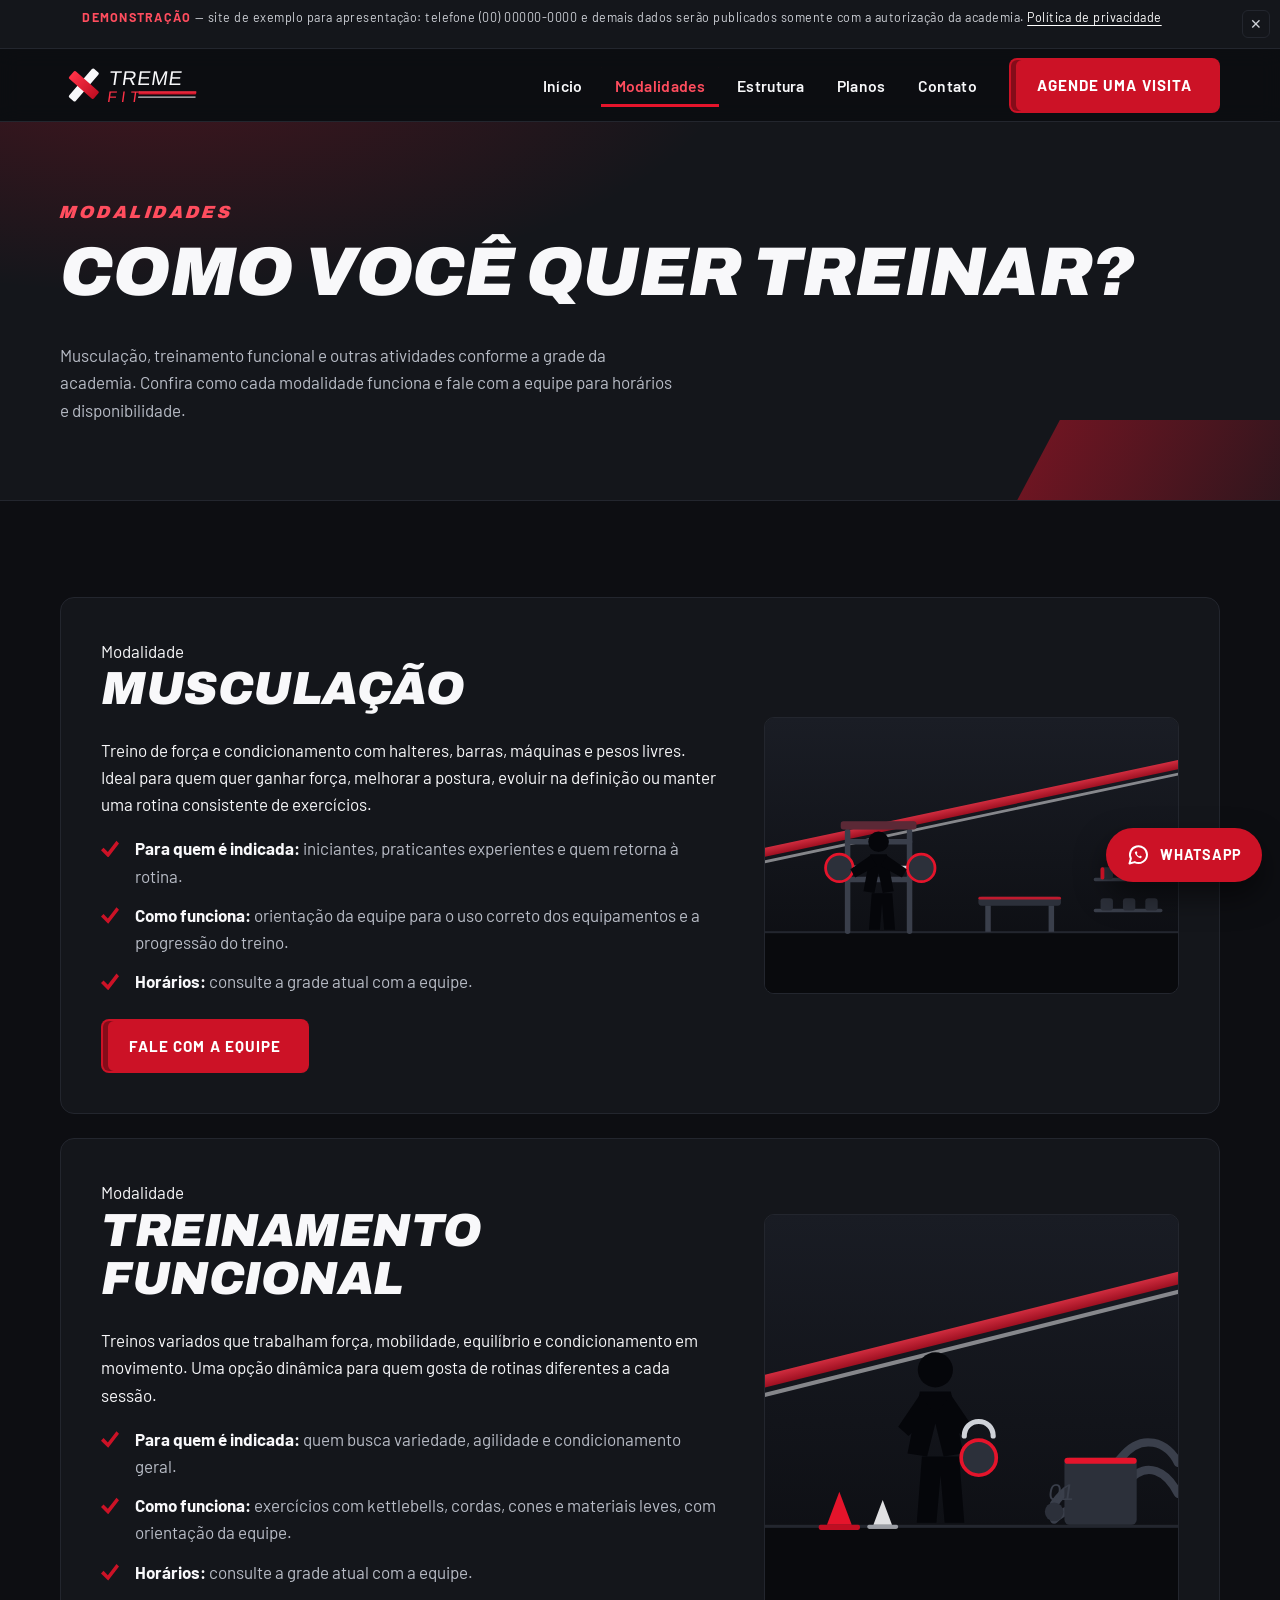
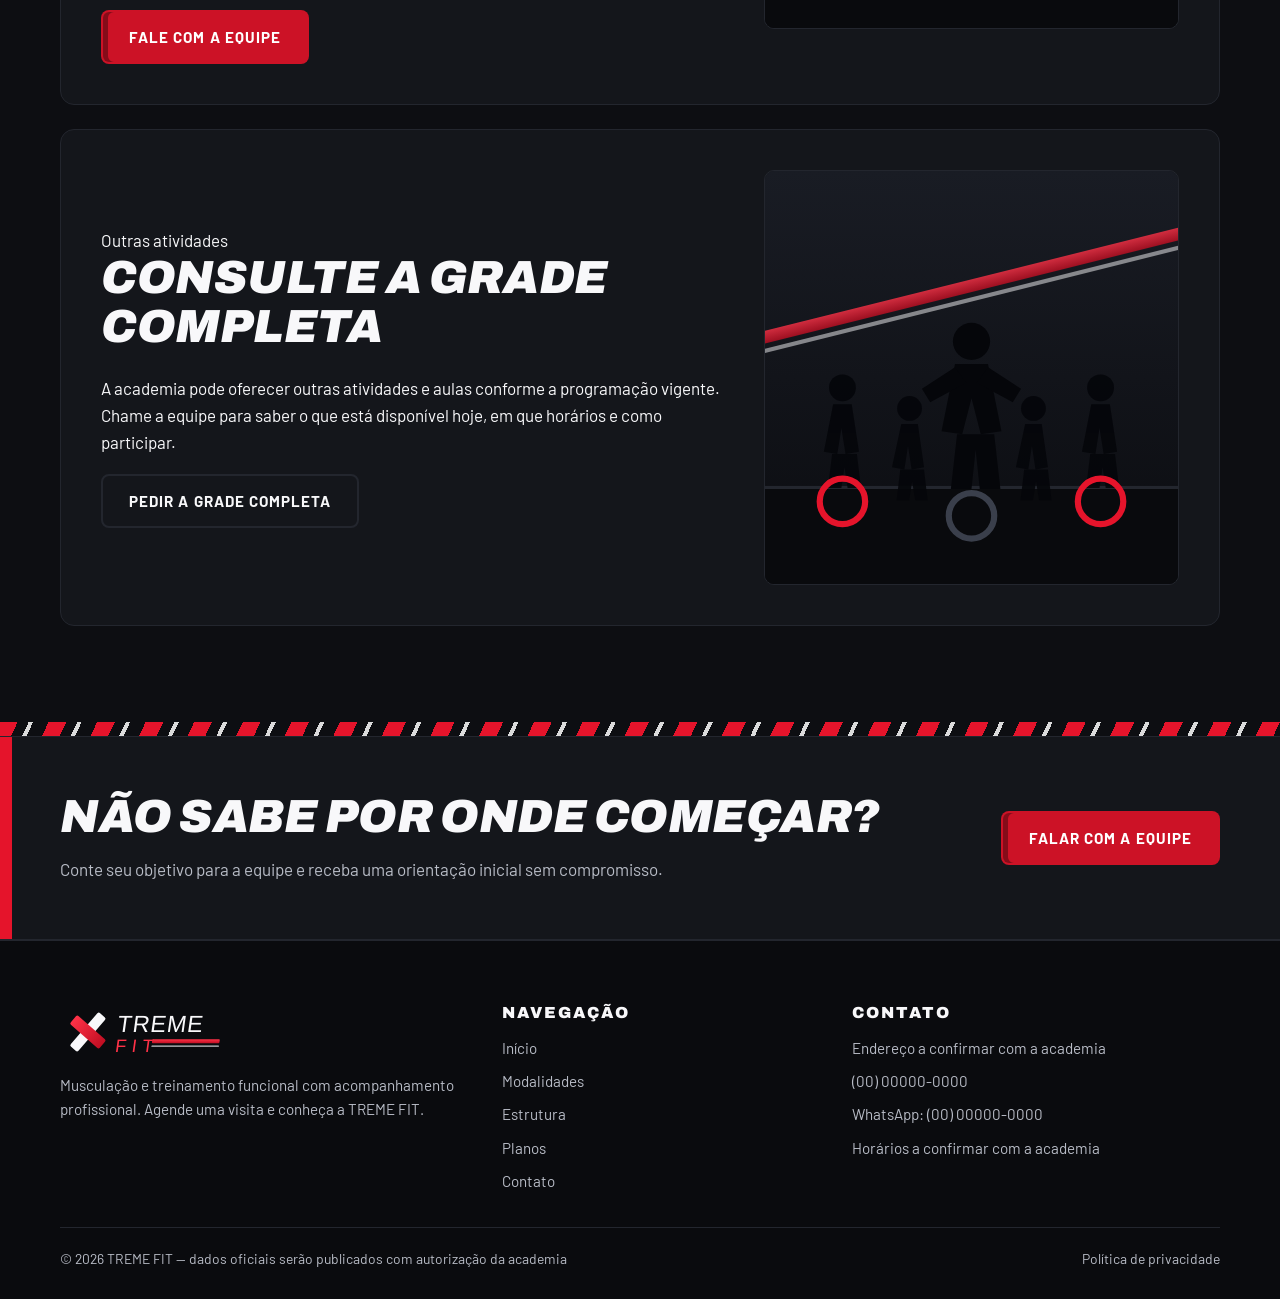
<file: modalidades.html>
<!DOCTYPE html>
<html lang="pt-BR">
<head>
  <meta charset="UTF-8">
  <meta name="viewport" content="width=device-width, initial-scale=1.0">
  <title>Modalidades — TREME FIT</title>
  <meta name="description" content="Conheça as modalidades da TREME FIT: musculação e treinamento funcional. Para quem é indicada, como funciona e horários com a equipe.">
  <meta name="theme-color" content="#0d0e12">

  <meta property="og:type" content="website">
  <meta property="og:locale" content="pt_BR">
  <meta property="og:site_name" content="TREME FIT">
  <meta property="og:title" content="Modalidades — TREME FIT">
  <meta property="og:description" content="Musculação e treinamento funcional para todos os níveis. Consulte horários com a equipe.">
  <meta property="og:image" content="img/og-image.svg">

  <link rel="icon" href="img/favicon.svg" type="image/svg+xml">
  <link rel="preconnect" href="https://fonts.googleapis.com">
  <link rel="preconnect" href="https://fonts.gstatic.com" crossorigin>
  <link href="https://fonts.googleapis.com/css2?family=Archivo:ital,wght@0,700;0,900;1,700;1,900&family=Barlow:ital,wght@0,400;0,600;0,700;1,600&display=swap" rel="stylesheet">
  <link rel="stylesheet" href="css/styles.css">
</head>
<body>
  <a class="skip-link" href="#conteudo">Pular para o conteúdo</a>

  <div class="demo-bar" role="note">
    <p><strong>Demonstração</strong> — site de exemplo para apresentação: telefone (00) 00000-0000 e demais dados serão publicados somente com a autorização da academia. <a href="privacidade.html">Política de privacidade</a></p>
    <button type="button" class="demo-bar__close" aria-label="Dispensar aviso">&#10005;</button>
  </div>

  <!-- ======================= CABEÇALHO ======================= -->
  <header class="site-header">
    <div class="container header-inner">
      <a class="brand" href="index.html">
        <img src="img/logo.svg" alt="TREME FIT — academia" width="190" height="60">
      </a>

      <button class="nav-toggle" type="button" aria-expanded="false" aria-controls="site-nav">
        <span class="bar"></span>
        <span class="bar"></span>
        <span class="bar"></span>
        <span class="visually-hidden">Abrir menu</span>
      </button>

      <nav id="site-nav" class="site-nav" aria-label="Navegação principal">
        <ul>
          <li><a class="nav-link" href="index.html">Início</a></li>
          <li><a class="nav-link" href="modalidades.html" aria-current="page">Modalidades</a></li>
          <li><a class="nav-link" href="estrutura.html">Estrutura</a></li>
          <li><a class="nav-link" href="planos.html">Planos</a></li>
          <li><a class="nav-link" href="contato.html">Contato</a></li>
        </ul>
        <a class="btn btn-red header-cta" href="https://wa.me/5500000000000?text=Ol%C3%A1%21%20Vim%20pelo%20site%20da%20TREME%20FIT%20e%20gostaria%20de%20agendar%20uma%20visita." target="_blank" rel="noopener" data-track="whatsapp" data-label="header">
          Agende uma visita
        </a>
      </nav>
    </div>
  </header>

  <main id="conteudo">
    <!-- ======================= TOPO DA PÁGINA ======================= -->
    <section class="page-hero">
      <div class="container">
        <span class="kicker">Modalidades</span>
        <h1>Como você quer treinar?</h1>
        <p>
          Musculação, treinamento funcional e outras atividades conforme a grade da academia.
          Confira como cada modalidade funciona e fale com a equipe para horários e disponibilidade.
        </p>
      </div>
    </section>

    <!-- ======================= MODALIDADES ======================= -->
    <section class="section">
      <div class="container">

        <article class="mod-block reveal">
          <div>
            <span class="tag">Modalidade</span>
            <h2>Musculação</h2>
            <p>
              Treino de força e condicionamento com halteres, barras, máquinas e pesos livres.
              Ideal para quem quer ganhar força, melhorar a postura, evoluir na definição ou
              manter uma rotina consistente de exercícios.
            </p>
            <ul class="check-list">
              <li><strong>Para quem é indicada:</strong> iniciantes, praticantes experientes e quem retorna à rotina.</li>
              <li><strong>Como funciona:</strong> orientação da equipe para o uso correto dos equipamentos e a progressão do treino.</li>
              <li><strong>Horários:</strong> consulte a grade atual com a equipe.</li>
            </ul>
            <a class="btn btn-red" href="https://wa.me/5500000000000?text=Ol%C3%A1%21%20Vim%20pelo%20site%20da%20TREME%20FIT%20e%20gostaria%20de%20saber%20mais%20sobre%20a%20muscula%C3%A7%C3%A3o%20e%20os%20hor%C3%A1rios." target="_blank" rel="noopener" data-track="whatsapp" data-label="modalidade-musculacao">Fale com a equipe</a>
          </div>
          <figure class="mod-figure">
            <img src="img/gal-musculacao.svg" alt="Ilustração da área de musculação com racks, barras e halteres" width="1200" height="800" loading="lazy">
          </figure>
        </article>

        <article class="mod-block reveal">
          <div>
            <span class="tag">Modalidade</span>
            <h2>Treinamento funcional</h2>
            <p>
              Treinos variados que trabalham força, mobilidade, equilíbrio e condicionamento
              em movimento. Uma opção dinâmica para quem gosta de rotinas diferentes a cada sessão.
            </p>
            <ul class="check-list">
              <li><strong>Para quem é indicada:</strong> quem busca variedade, agilidade e condicionamento geral.</li>
              <li><strong>Como funciona:</strong> exercícios com kettlebells, cordas, cones e materiais leves, com orientação da equipe.</li>
              <li><strong>Horários:</strong> consulte a grade atual com a equipe.</li>
            </ul>
            <a class="btn btn-red" href="https://wa.me/5500000000000?text=Ol%C3%A1%21%20Vim%20pelo%20site%20da%20TREME%20FIT%20e%20gostaria%20de%20saber%20mais%20sobre%20o%20treinamento%20funcional%20e%20os%20hor%C3%A1rios." target="_blank" rel="noopener" data-track="whatsapp" data-label="modalidade-funcional">Fale com a equipe</a>
          </div>
          <figure class="mod-figure">
            <img src="img/gal-funcional.svg" alt="Ilustração da área funcional com kettlebells, cordas e cones" width="800" height="800" loading="lazy">
          </figure>
        </article>

        <article class="mod-block reveal">
          <div>
            <span class="tag">Outras atividades</span>
            <h2>Consulte a grade completa</h2>
            <p>
              A academia pode oferecer outras atividades e aulas conforme a programação vigente.
              Chame a equipe para saber o que está disponível hoje, em que horários e como participar.
            </p>
            <a class="btn btn-ghost-light" href="https://wa.me/5500000000000?text=Ol%C3%A1%21%20Vim%20pelo%20site%20da%20TREME%20FIT%20e%20gostaria%20de%20conhecer%20a%20grade%20completa%20de%20atividades." target="_blank" rel="noopener" data-track="whatsapp" data-label="modalidade-grade">Pedir a grade completa</a>
          </div>
          <figure class="mod-figure">
            <img src="img/gal-aulas.svg" alt="Ilustração de aula coletiva com alunos em círculo e instrutor à frente" width="800" height="800" loading="lazy">
          </figure>
        </article>

      </div>
    </section>

    <div class="stripes" aria-hidden="true"></div>

    <!-- ======================= CTA ======================= -->
    <section class="cta-band">
      <div class="container">
        <div>
          <h2>Não sabe por onde começar?</h2>
          <p>Conte seu objetivo para a equipe e receba uma orientação inicial sem compromisso.</p>
        </div>
        <a class="btn btn-red" href="https://wa.me/5500000000000?text=Ol%C3%A1%21%20Vim%20pelo%20site%20da%20TREME%20FIT%20e%20gostaria%20de%20orienta%C3%A7%C3%A3o%20para%20come%C3%A7ar%20a%20treinar." target="_blank" rel="noopener" data-track="whatsapp" data-label="cta-modalidades">
          Falar com a equipe
        </a>
      </div>
    </section>
  </main>

  <!-- ======================= RODAPÉ ======================= -->
  <footer class="site-footer">
    <div class="container">
      <div class="footer-grid">
        <div>
          <img class="footer-logo" src="img/logo.svg" alt="TREME FIT" width="190" height="60">
          <p>Musculação e treinamento funcional com acompanhamento profissional. Agende uma visita e conheça a TREME FIT.</p>
        </div>

        <nav aria-label="Links do rodapé">
          <h3>Navegação</h3>
          <ul>
            <li><a href="index.html">Início</a></li>
            <li><a href="modalidades.html">Modalidades</a></li>
            <li><a href="estrutura.html">Estrutura</a></li>
            <li><a href="planos.html">Planos</a></li>
            <li><a href="contato.html">Contato</a></li>
          </ul>
        </nav>

        <div>
          <h3>Contato</h3>
          <ul>
            <li>Endereço a confirmar com a academia</li>
            <li><a href="tel:+5500000000000">(00) 00000-0000</a></li>
            <li>WhatsApp: <a href="https://wa.me/5500000000000" target="_blank" rel="noopener">(00) 00000-0000</a></li>
            <li>Horários a confirmar com a academia</li>
          </ul>
        </div>
      </div>

      <div class="footer-bottom">
        <span>© 2026 TREME FIT — dados oficiais serão publicados com autorização da academia</span>
        <span><a href="privacidade.html">Política de privacidade</a></span>
      </div>
    </div>
  </footer>

  <a class="float-wa" href="https://wa.me/5500000000000?text=Ol%C3%A1%21%20Vim%20pelo%20site%20da%20TREME%20FIT%20e%20gostaria%20de%20mais%20informa%C3%A7%C3%B5es." target="_blank" rel="noopener" aria-label="Falar no WhatsApp" data-track="whatsapp" data-label="flutuante">
    <svg viewBox="0 0 24 24" fill="none" stroke="currentColor" stroke-width="2" stroke-linecap="round" stroke-linejoin="round" aria-hidden="true"><path d="M21 11.5a8.5 8.5 0 0 1-12.3 7.6L3.5 20.5l1.4-5A8.5 8.5 0 1 1 21 11.5z"/><path d="M8.8 9.2c.3 2.6 3.4 5.7 6 6l1.2-1.5-1.9-1.1-1 .8c-.9-.5-1.9-1.5-2.4-2.4l.8-1L10.3 8l-1.5 1.2z" fill="currentColor" stroke="none"/></svg>
    <span>WhatsApp</span>
  </a>

  <script src="js/main.js"></script>
</body>
</html>
</file>
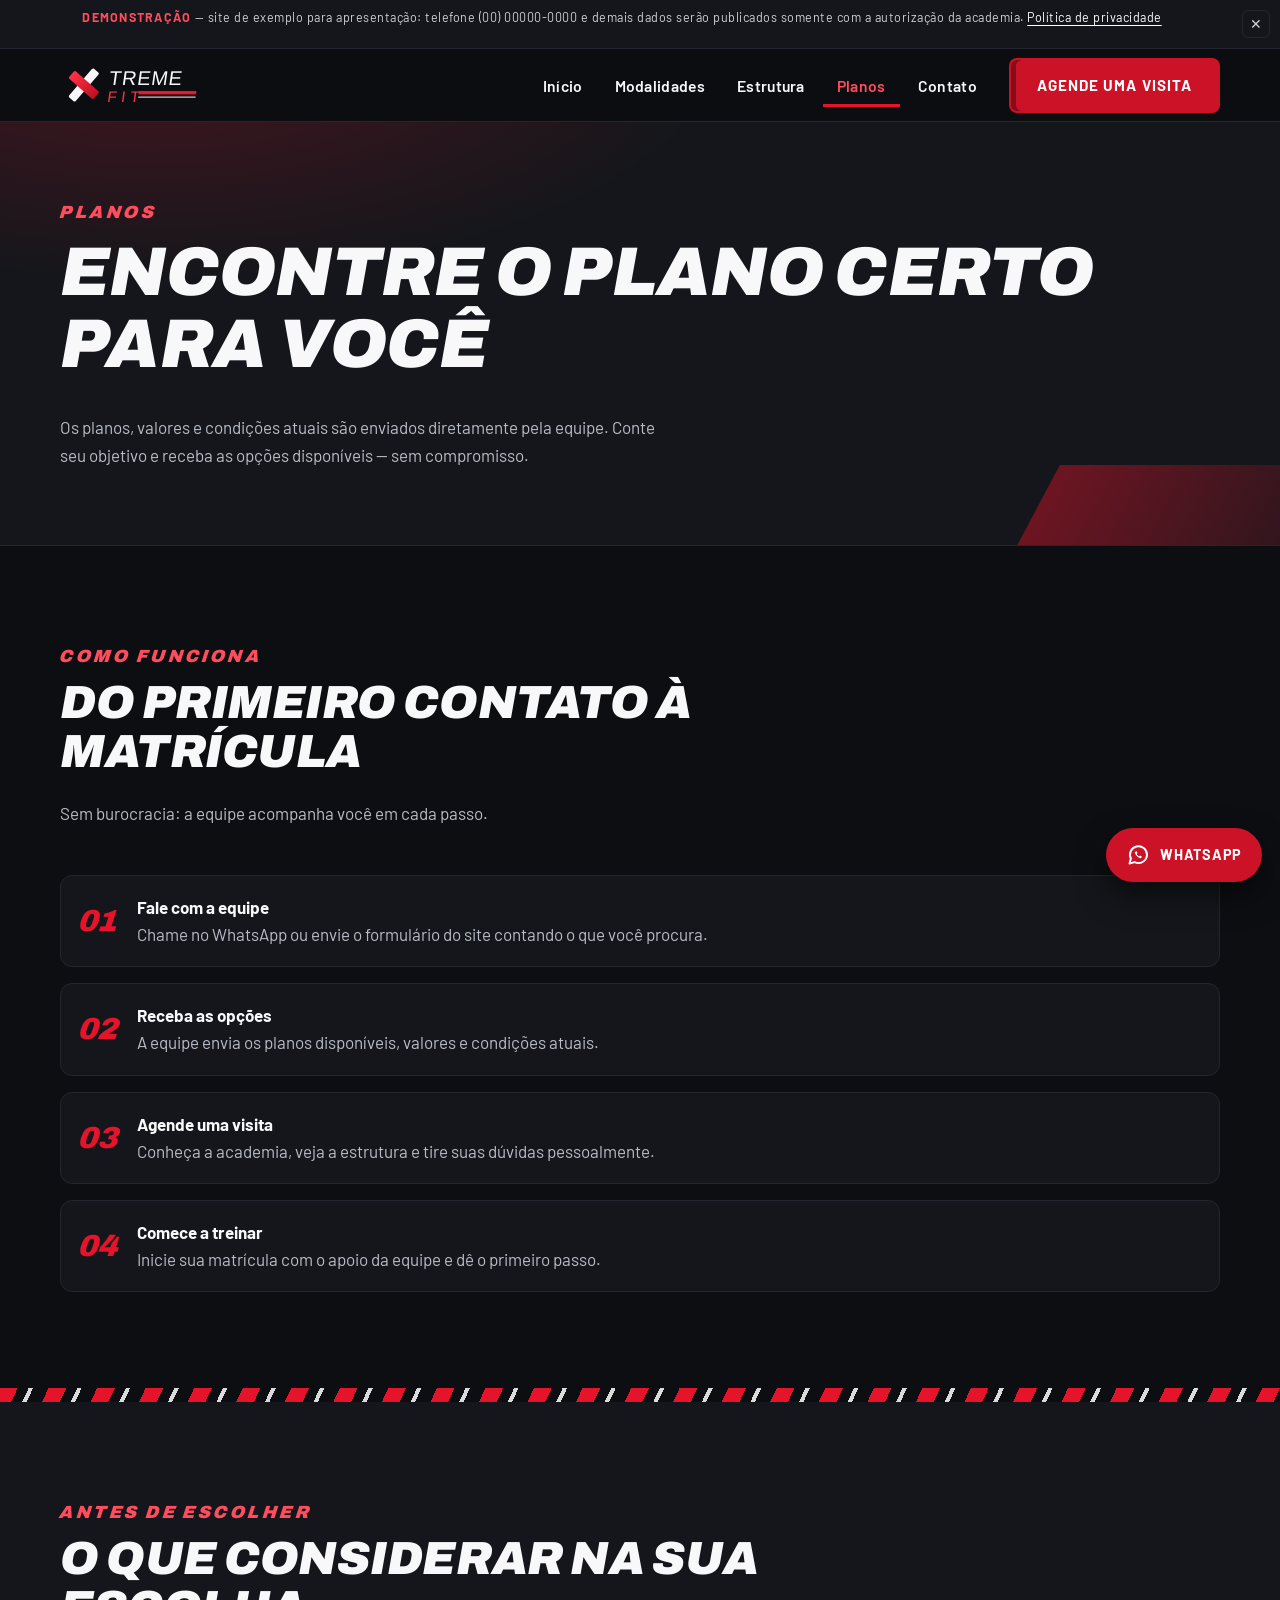
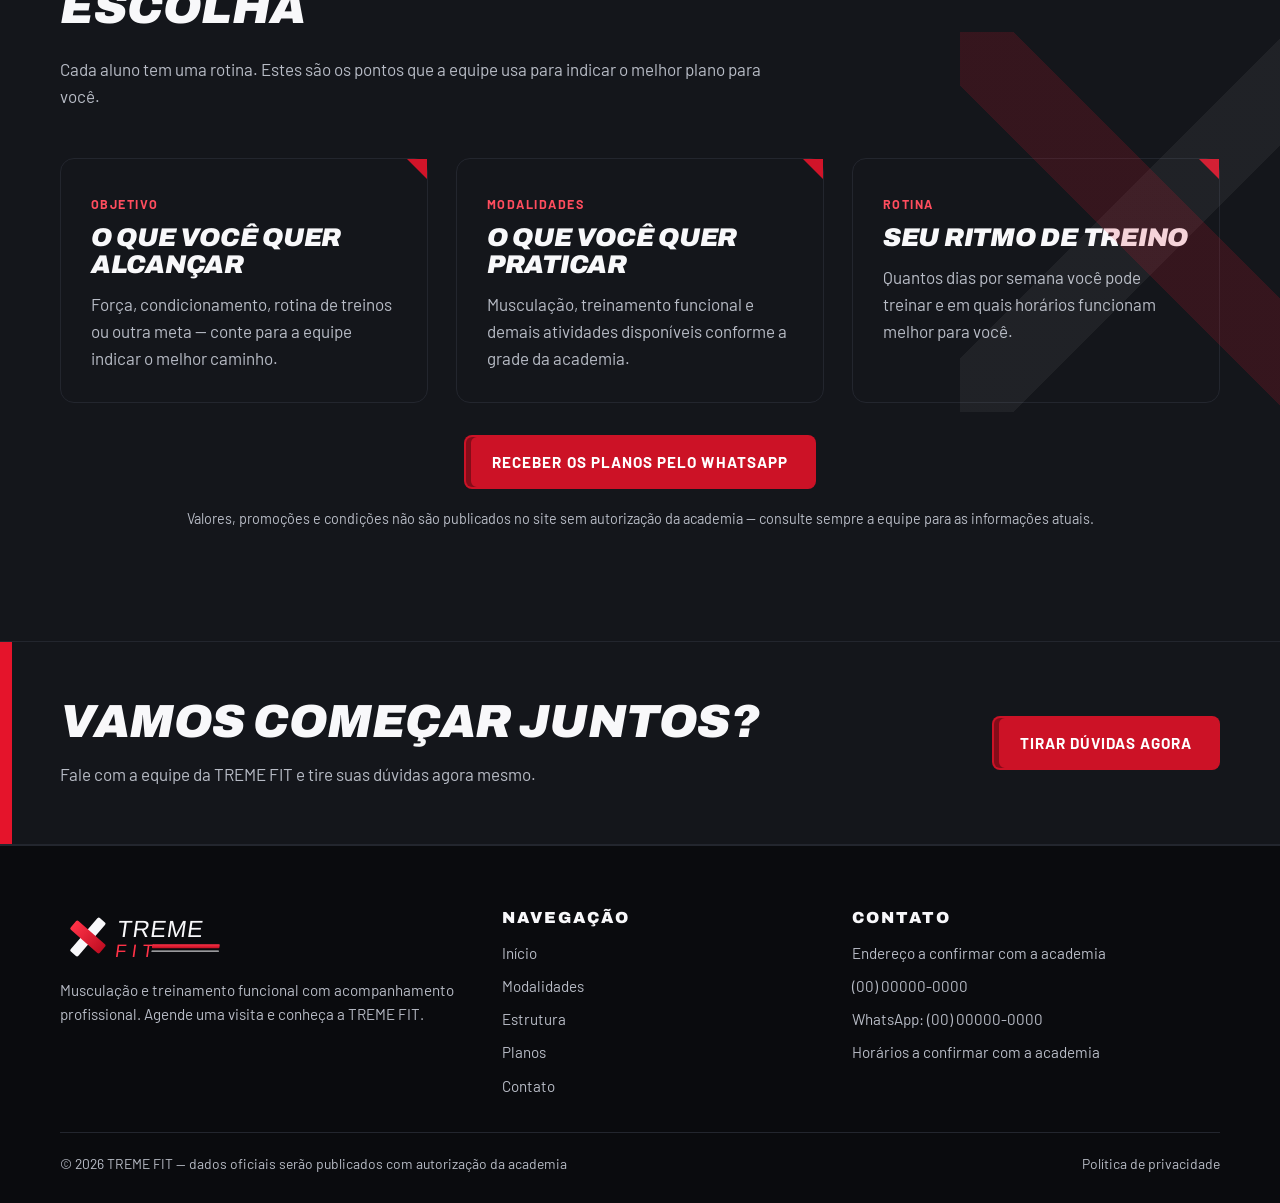
<file: planos.html>
<!DOCTYPE html>
<html lang="pt-BR">
<head>
  <meta charset="UTF-8">
  <meta name="viewport" content="width=device-width, initial-scale=1.0">
  <title>Planos — TREME FIT</title>
  <meta name="description" content="Planos da TREME FIT: consulte a equipe para valores, condições e matrícula. Musculação e treinamento funcional sem compromisso.">
  <meta name="theme-color" content="#0d0e12">

  <meta property="og:type" content="website">
  <meta property="og:locale" content="pt_BR">
  <meta property="og:site_name" content="TREME FIT">
  <meta property="og:title" content="Planos — TREME FIT">
  <meta property="og:description" content="Consulte os planos, valores e condições atuais da TREME FIT com a equipe.">
  <meta property="og:image" content="img/og-image.svg">

  <link rel="icon" href="img/favicon.svg" type="image/svg+xml">
  <link rel="preconnect" href="https://fonts.googleapis.com">
  <link rel="preconnect" href="https://fonts.gstatic.com" crossorigin>
  <link href="https://fonts.googleapis.com/css2?family=Archivo:ital,wght@0,700;0,900;1,700;1,900&family=Barlow:ital,wght@0,400;0,600;0,700;1,600&display=swap" rel="stylesheet">
  <link rel="stylesheet" href="css/styles.css">
</head>
<body>
  <a class="skip-link" href="#conteudo">Pular para o conteúdo</a>

  <div class="demo-bar" role="note">
    <p><strong>Demonstração</strong> — site de exemplo para apresentação: telefone (00) 00000-0000 e demais dados serão publicados somente com a autorização da academia. <a href="privacidade.html">Política de privacidade</a></p>
    <button type="button" class="demo-bar__close" aria-label="Dispensar aviso">&#10005;</button>
  </div>

  <!-- ======================= CABEÇALHO ======================= -->
  <header class="site-header">
    <div class="container header-inner">
      <a class="brand" href="index.html">
        <img src="img/logo.svg" alt="TREME FIT — academia" width="190" height="60">
      </a>

      <button class="nav-toggle" type="button" aria-expanded="false" aria-controls="site-nav">
        <span class="bar"></span>
        <span class="bar"></span>
        <span class="bar"></span>
        <span class="visually-hidden">Abrir menu</span>
      </button>

      <nav id="site-nav" class="site-nav" aria-label="Navegação principal">
        <ul>
          <li><a class="nav-link" href="index.html">Início</a></li>
          <li><a class="nav-link" href="modalidades.html">Modalidades</a></li>
          <li><a class="nav-link" href="estrutura.html">Estrutura</a></li>
          <li><a class="nav-link" href="planos.html" aria-current="page">Planos</a></li>
          <li><a class="nav-link" href="contato.html">Contato</a></li>
        </ul>
        <a class="btn btn-red header-cta" href="https://wa.me/5500000000000?text=Ol%C3%A1%21%20Vim%20pelo%20site%20da%20TREME%20FIT%20e%20gostaria%20de%20agendar%20uma%20visita." target="_blank" rel="noopener" data-track="whatsapp" data-label="header">
          Agende uma visita
        </a>
      </nav>
    </div>
  </header>

  <main id="conteudo">
    <!-- ======================= TOPO DA PÁGINA ======================= -->
    <section class="page-hero">
      <div class="container">
        <span class="kicker">Planos</span>
        <h1>Encontre o plano certo para você</h1>
        <p>
          Os planos, valores e condições atuais são enviados diretamente pela equipe.
          Conte seu objetivo e receba as opções disponíveis — sem compromisso.
        </p>
      </div>
    </section>

    <!-- ======================= COMO FUNCIONA ======================= -->
    <section class="section">
      <div class="container">
        <div class="section-head reveal">
          <span class="kicker">Como funciona</span>
          <h2>Do primeiro contato à matrícula</h2>
          <p>Sem burocracia: a equipe acompanha você em cada passo.</p>
        </div>

        <ol class="steps reveal">
          <li>
            <strong>Fale com a equipe</strong>
            Chame no WhatsApp ou envie o formulário do site contando o que você procura.
          </li>
          <li>
            <strong>Receba as opções</strong>
            A equipe envia os planos disponíveis, valores e condições atuais.
          </li>
          <li>
            <strong>Agende uma visita</strong>
            Conheça a academia, veja a estrutura e tire suas dúvidas pessoalmente.
          </li>
          <li>
            <strong>Comece a treinar</strong>
            Inicie sua matrícula com o apoio da equipe e dê o primeiro passo.
          </li>
        </ol>
      </div>
    </section>

    <div class="stripes" aria-hidden="true"></div>

    <!-- ======================= O QUE CONSIDERAR ======================= -->
    <section class="section section--dark2 x-watermark">
      <div class="container">
        <div class="section-head reveal">
          <span class="kicker">Antes de escolher</span>
          <h2>O que considerar na sua escolha</h2>
          <p>Cada aluno tem uma rotina. Estes são os pontos que a equipe usa para indicar o melhor plano para você.</p>
        </div>

        <div class="grid grid-3">
          <article class="card reveal">
            <span class="tag">Objetivo</span>
            <h3>O que você quer alcançar</h3>
            <p>Força, condicionamento, rotina de treinos ou outra meta — conte para a equipe indicar o melhor caminho.</p>
          </article>
          <article class="card reveal">
            <span class="tag">Modalidades</span>
            <h3>O que você quer praticar</h3>
            <p>Musculação, treinamento funcional e demais atividades disponíveis conforme a grade da academia.</p>
          </article>
          <article class="card reveal">
            <span class="tag">Rotina</span>
            <h3>Seu ritmo de treino</h3>
            <p>Quantos dias por semana você pode treinar e em quais horários funcionam melhor para você.</p>
          </article>
        </div>

        <p class="center reveal">
          <a class="btn btn-red" href="https://wa.me/5500000000000?text=Ol%C3%A1%21%20Vim%20pelo%20site%20da%20TREME%20FIT%20e%20gostaria%20de%20receber%20os%20planos%20e%20valores%20atuais." target="_blank" rel="noopener" data-track="whatsapp" data-label="planos-whatsapp">
            Receber os planos pelo WhatsApp
          </a>
        </p>

        <p class="note center reveal" style="margin-top:18px">
          Valores, promoções e condições não são publicados no site sem autorização da academia —
          consulte sempre a equipe para as informações atuais.
        </p>
      </div>
    </section>

    <!-- ======================= CTA ======================= -->
    <section class="cta-band">
      <div class="container">
        <div>
          <h2>Vamos começar juntos?</h2>
          <p>Fale com a equipe da TREME FIT e tire suas dúvidas agora mesmo.</p>
        </div>
        <a class="btn btn-red" href="https://wa.me/5500000000000?text=Ol%C3%A1%21%20Vim%20pelo%20site%20da%20TREME%20FIT%20e%20gostaria%20de%20tirar%20d%C3%BAvidas%20sobre%20os%20planos." target="_blank" rel="noopener" data-track="whatsapp" data-label="cta-planos">
          Tirar dúvidas agora
        </a>
      </div>
    </section>
  </main>

  <!-- ======================= RODAPÉ ======================= -->
  <footer class="site-footer">
    <div class="container">
      <div class="footer-grid">
        <div>
          <img class="footer-logo" src="img/logo.svg" alt="TREME FIT" width="190" height="60">
          <p>Musculação e treinamento funcional com acompanhamento profissional. Agende uma visita e conheça a TREME FIT.</p>
        </div>

        <nav aria-label="Links do rodapé">
          <h3>Navegação</h3>
          <ul>
            <li><a href="index.html">Início</a></li>
            <li><a href="modalidades.html">Modalidades</a></li>
            <li><a href="estrutura.html">Estrutura</a></li>
            <li><a href="planos.html">Planos</a></li>
            <li><a href="contato.html">Contato</a></li>
          </ul>
        </nav>

        <div>
          <h3>Contato</h3>
          <ul>
            <li>Endereço a confirmar com a academia</li>
            <li><a href="tel:+5500000000000">(00) 00000-0000</a></li>
            <li>WhatsApp: <a href="https://wa.me/5500000000000" target="_blank" rel="noopener">(00) 00000-0000</a></li>
            <li>Horários a confirmar com a academia</li>
          </ul>
        </div>
      </div>

      <div class="footer-bottom">
        <span>© 2026 TREME FIT — dados oficiais serão publicados com autorização da academia</span>
        <span><a href="privacidade.html">Política de privacidade</a></span>
      </div>
    </div>
  </footer>

  <a class="float-wa" href="https://wa.me/5500000000000?text=Ol%C3%A1%21%20Vim%20pelo%20site%20da%20TREME%20FIT%20e%20gostaria%20de%20mais%20informa%C3%A7%C3%B5es." target="_blank" rel="noopener" aria-label="Falar no WhatsApp" data-track="whatsapp" data-label="flutuante">
    <svg viewBox="0 0 24 24" fill="none" stroke="currentColor" stroke-width="2" stroke-linecap="round" stroke-linejoin="round" aria-hidden="true"><path d="M21 11.5a8.5 8.5 0 0 1-12.3 7.6L3.5 20.5l1.4-5A8.5 8.5 0 1 1 21 11.5z"/><path d="M8.8 9.2c.3 2.6 3.4 5.7 6 6l1.2-1.5-1.9-1.1-1 .8c-.9-.5-1.9-1.5-2.4-2.4l.8-1L10.3 8l-1.5 1.2z" fill="currentColor" stroke="none"/></svg>
    <span>WhatsApp</span>
  </a>

  <script src="js/main.js"></script>
</body>
</html>
</file>
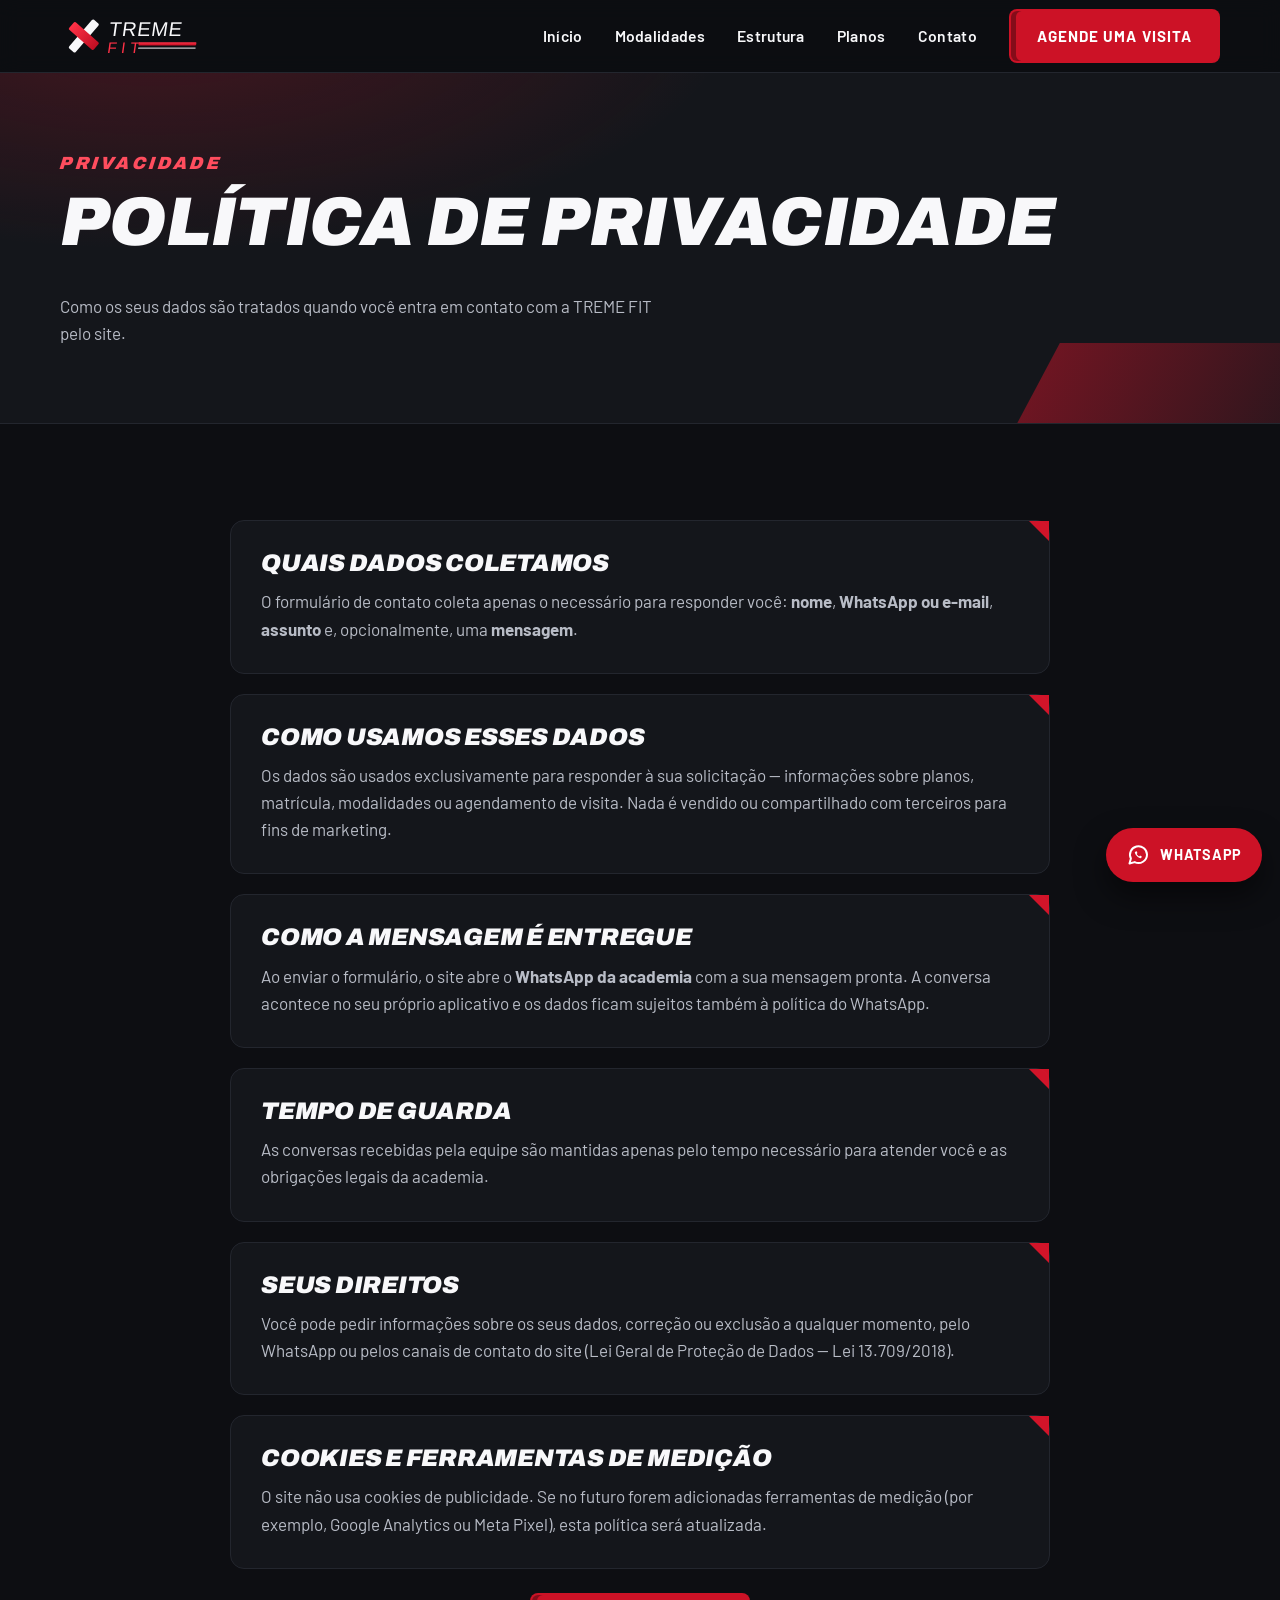
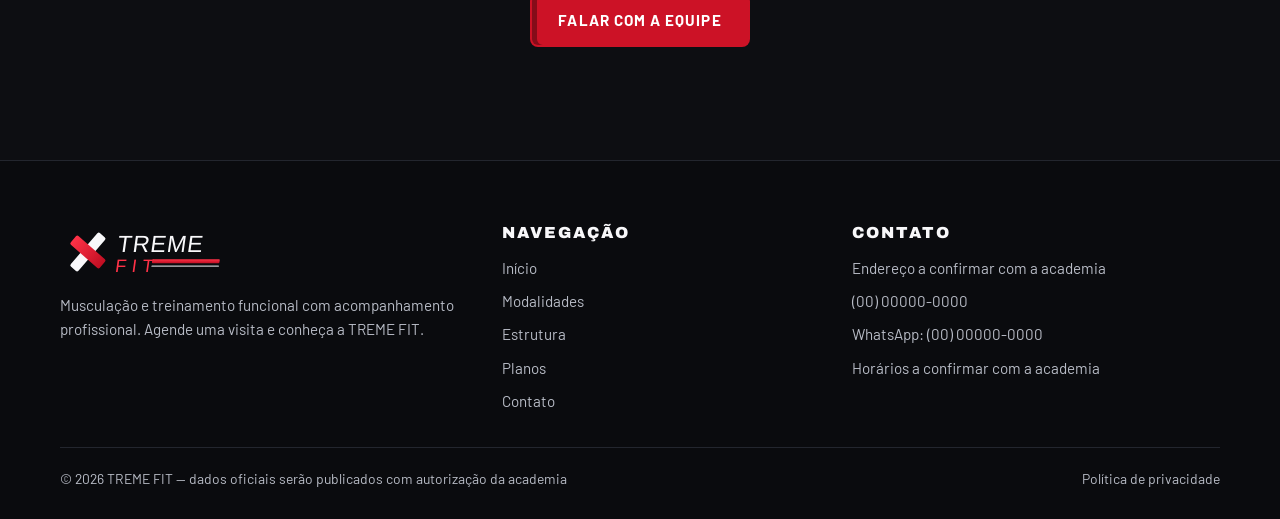
<file: privacidade.html>
<!DOCTYPE html>
<html lang="pt-BR">
<head>
  <meta charset="UTF-8">
  <meta name="viewport" content="width=device-width, initial-scale=1.0">
  <title>Política de privacidade — TREME FIT</title>
  <meta name="description" content="Política de privacidade do site da Academia TREME FIT: como os dados do formulário de contato são tratados.">
  <meta name="theme-color" content="#0d0e12">
  <meta name="robots" content="noindex">

  <link rel="icon" href="img/favicon.svg" type="image/svg+xml">
  <link rel="preconnect" href="https://fonts.googleapis.com">
  <link rel="preconnect" href="https://fonts.gstatic.com" crossorigin>
  <link href="https://fonts.googleapis.com/css2?family=Archivo:ital,wght@0,700;0,900;1,700;1,900&family=Barlow:ital,wght@0,400;0,600;0,700;1,600&display=swap" rel="stylesheet">
  <link rel="stylesheet" href="css/styles.css">
</head>
<body>
  <a class="skip-link" href="#conteudo">Pular para o conteúdo</a>

  <!-- ======================= CABEÇALHO ======================= -->
  <header class="site-header">
    <div class="container header-inner">
      <a class="brand" href="index.html">
        <img src="img/logo.svg" alt="TREME FIT — academia" width="190" height="60">
      </a>

      <button class="nav-toggle" type="button" aria-expanded="false" aria-controls="site-nav">
        <span class="bar"></span>
        <span class="bar"></span>
        <span class="bar"></span>
        <span class="visually-hidden">Abrir menu</span>
      </button>

      <nav id="site-nav" class="site-nav" aria-label="Navegação principal">
        <ul>
          <li><a class="nav-link" href="index.html">Início</a></li>
          <li><a class="nav-link" href="modalidades.html">Modalidades</a></li>
          <li><a class="nav-link" href="estrutura.html">Estrutura</a></li>
          <li><a class="nav-link" href="planos.html">Planos</a></li>
          <li><a class="nav-link" href="contato.html">Contato</a></li>
        </ul>
        <a class="btn btn-red header-cta" href="https://wa.me/5500000000000?text=Ol%C3%A1%21%20Vim%20pelo%20site%20da%20TREME%20FIT%20e%20gostaria%20de%20agendar%20uma%20visita." target="_blank" rel="noopener" data-track="whatsapp" data-label="header">
          Agende uma visita
        </a>
      </nav>
    </div>
  </header>

  <main id="conteudo">
    <!-- ======================= TOPO DA PÁGINA ======================= -->
    <section class="page-hero">
      <div class="container">
        <span class="kicker">Privacidade</span>
        <h1>Política de privacidade</h1>
        <p>Como os seus dados são tratados quando você entra em contato com a TREME FIT pelo site.</p>
      </div>
    </section>

    <section class="section">
      <div class="container prose">
        <div class="card reveal">
          <h2>Quais dados coletamos</h2>
          <p>
            O formulário de contato coleta apenas o necessário para responder você:
            <strong>nome</strong>, <strong>WhatsApp ou e-mail</strong>, <strong>assunto</strong> e,
            opcionalmente, uma <strong>mensagem</strong>.
          </p>
        </div>

        <div class="card reveal">
          <h2>Como usamos esses dados</h2>
          <p>
            Os dados são usados exclusivamente para responder à sua solicitação —
            informações sobre planos, matrícula, modalidades ou agendamento de visita.
            Nada é vendido ou compartilhado com terceiros para fins de marketing.
          </p>
        </div>

        <div class="card reveal">
          <h2>Como a mensagem é entregue</h2>
          <p>
            Ao enviar o formulário, o site abre o <strong>WhatsApp da academia</strong> com a sua
            mensagem pronta. A conversa acontece no seu próprio aplicativo e os dados ficam
            sujeitos também à política do WhatsApp.
          </p>
        </div>

        <div class="card reveal">
          <h2>Tempo de guarda</h2>
          <p>
            As conversas recebidas pela equipe são mantidas apenas pelo tempo necessário
            para atender você e as obrigações legais da academia.
          </p>
        </div>

        <div class="card reveal">
          <h2>Seus direitos</h2>
          <p>
            Você pode pedir informações sobre os seus dados, correção ou exclusão a qualquer
            momento, pelo WhatsApp ou pelos canais de contato do site (Lei Geral de Proteção de Dados — Lei 13.709/2018).
          </p>
        </div>

        <div class="card reveal">
          <h2>Cookies e ferramentas de medição</h2>
          <p>
            O site não usa cookies de publicidade. Se no futuro forem adicionadas ferramentas
            de medição (por exemplo, Google Analytics ou Meta Pixel), esta política será atualizada.
          </p>
        </div>

        <p class="center reveal">
          <a class="btn btn-red" href="contato.html">Falar com a equipe</a>
        </p>
      </div>
    </section>
  </main>

  <!-- ======================= RODAPÉ ======================= -->
  <footer class="site-footer">
    <div class="container">
      <div class="footer-grid">
        <div>
          <img class="footer-logo" src="img/logo.svg" alt="TREME FIT" width="190" height="60">
          <p>Musculação e treinamento funcional com acompanhamento profissional. Agende uma visita e conheça a TREME FIT.</p>
        </div>

        <nav aria-label="Links do rodapé">
          <h3>Navegação</h3>
          <ul>
            <li><a href="index.html">Início</a></li>
            <li><a href="modalidades.html">Modalidades</a></li>
            <li><a href="estrutura.html">Estrutura</a></li>
            <li><a href="planos.html">Planos</a></li>
            <li><a href="contato.html">Contato</a></li>
          </ul>
        </nav>

        <div>
          <h3>Contato</h3>
          <ul>
            <li>Endereço a confirmar com a academia</li>
            <li><a href="tel:+5500000000000">(00) 00000-0000</a></li>
            <li>WhatsApp: <a href="https://wa.me/5500000000000" target="_blank" rel="noopener">(00) 00000-0000</a></li>
            <li>Horários a confirmar com a academia</li>
          </ul>
        </div>
      </div>

      <div class="footer-bottom">
        <span>© 2026 TREME FIT — dados oficiais serão publicados com autorização da academia</span>
        <span><a href="privacidade.html">Política de privacidade</a></span>
      </div>
    </div>
  </footer>

  <a class="float-wa" href="https://wa.me/5500000000000?text=Ol%C3%A1%21%20Vim%20pelo%20site%20da%20TREME%20FIT%20e%20gostaria%20de%20mais%20informa%C3%A7%C3%B5es." target="_blank" rel="noopener" aria-label="Falar no WhatsApp" data-track="whatsapp" data-label="flutuante">
    <svg viewBox="0 0 24 24" fill="none" stroke="currentColor" stroke-width="2" stroke-linecap="round" stroke-linejoin="round" aria-hidden="true"><path d="M21 11.5a8.5 8.5 0 0 1-12.3 7.6L3.5 20.5l1.4-5A8.5 8.5 0 1 1 21 11.5z"/><path d="M8.8 9.2c.3 2.6 3.4 5.7 6 6l1.2-1.5-1.9-1.1-1 .8c-.9-.5-1.9-1.5-2.4-2.4l.8-1L10.3 8l-1.5 1.2z" fill="currentColor" stroke="none"/></svg>
    <span>WhatsApp</span>
  </a>

  <script src="js/main.js"></script>
</body>
</html>
</file>
<file: css/styles.css>
/* =========================================================
   TREME FIT — styles.css
   Identidade: preto carvão + vermelho vivo + branco
   Títulos pesados inclinados + diagonais e recortes angulares
   ========================================================= */

:root {
  --ink: #0d0e12;          /* fundo principal (carvão) */
  --ink-2: #14161b;        /* cartões e blocos */
  --ink-3: #23262e;        /* bordas e divisões */
  --red: #e5142b;          /* grafismos, detalhes, faixas */
  --red-btn: #cc1226;      /* botões com texto branco (contraste AA) */
  --red-btn-hover: #a80e1e;
  --red-soft: #ff4d5e;     /* texto/links vermelhos sobre escuro (AA) */
  --white: #f8f8fa;
  --muted: #b8bcc6;        /* texto secundário sobre escuro */
  --radius: 14px;
  --font-display: "Archivo", "Arial Black", sans-serif;
  --font-body: "Barlow", "Segoe UI", sans-serif;
  --header-h: 72px;
  --shadow: 0 18px 40px rgba(0, 0, 0, .45);
}

/* ---------- Base ---------- */
*, *::before, *::after { box-sizing: border-box; }

html { scroll-behavior: smooth; }

body {
  margin: 0;
  background: var(--ink);
  color: var(--white);
  font-family: var(--font-body);
  font-size: 17px;
  line-height: 1.6;
  -webkit-font-smoothing: antialiased;
}

img { max-width: 100%; height: auto; display: block; }

a { color: var(--red-soft); text-decoration: none; }
a:hover { text-decoration: underline; }

h1, h2, h3 {
  font-family: var(--font-display);
  font-weight: 900;
  font-style: italic;         /* letras inclinadas do emblema */
  text-transform: uppercase;
  line-height: 1.05;
  letter-spacing: -.01em;
  margin: 0 0 .5em;
  color: var(--white);
}

h1 { font-size: clamp(2.4rem, 6vw, 4.3rem); }
h2 { font-size: clamp(1.85rem, 4vw, 2.9rem); }
h3 { font-size: clamp(1.25rem, 2.4vw, 1.6rem); }

p { margin: 0 0 1em; }

::selection { background: var(--red); color: #fff; }

:focus-visible {
  outline: 3px solid var(--red-soft);
  outline-offset: 3px;
  border-radius: 4px;
}

.visually-hidden {
  position: absolute !important;
  width: 1px; height: 1px;
  margin: -1px; padding: 0; border: 0;
  clip: rect(0 0 0 0); overflow: hidden;
  white-space: nowrap;
}

.skip-link {
  position: absolute;
  left: 16px; top: -60px;
  z-index: 200;
  background: var(--red-btn);
  color: #fff;
  padding: 12px 18px;
  font-weight: 700;
  border-radius: 0 0 8px 8px;
  transition: top .2s ease;
}
.skip-link:focus { top: 0; text-decoration: none; }

/* -------------------------------------------------
   Faixa de demonstração (aviso ao cliente)
------------------------------------------------- */
.demo-bar {
  display: flex;
  align-items: center;
  justify-content: center;
  gap: 16px;
  flex-wrap: wrap;
  padding: 8px 52px 8px 16px;
  position: relative;
  background: var(--ink-2);
  border-bottom: 1px solid var(--ink-3);
  font-size: .78rem;
  letter-spacing: .04em;
  text-align: center;
  color: #cfd2d8;
}
.demo-bar strong {
  color: var(--red-soft);
  text-transform: uppercase;
  letter-spacing: .1em;
}
.demo-bar a { color: #fff; text-decoration: underline; text-underline-offset: 3px; }
.demo-bar__close {
  position: absolute;
  right: 10px; top: 50%;
  transform: translateY(-50%);
  width: 28px; height: 28px;
  display: grid; place-items: center;
  background: none;
  border: 1px solid var(--ink-3);
  border-radius: 6px;
  color: #cfd2d8;
  font-size: .9rem;
  line-height: 1;
  cursor: pointer;
  transition: color .15s ease, border-color .15s ease;
}
.demo-bar__close:hover { color: #fff; border-color: var(--red); }
.demo-bar[hidden] { display: none; }

.container {
  width: min(1160px, 100% - 40px);
  margin-inline: auto;
}

/* ---------- Utilidades de texto ---------- */
.accent { color: var(--red-soft); }

.lead {
  font-size: clamp(1.05rem, 1.6vw, 1.2rem);
  color: var(--muted);
  max-width: 58ch;
}

.kicker {
  display: inline-block;
  font-family: var(--font-display);
  font-weight: 900;
  font-style: italic;
  text-transform: uppercase;
  font-size: clamp(.95rem, 1.8vw, 1.1rem);
  letter-spacing: .14em;
  color: var(--red-soft);
  margin-bottom: .5rem;
  transform: skewX(-8deg);       /* inclinação da marca */
}

.section { padding: clamp(56px, 8vw, 96px) 0; position: relative; }
.section--tight { padding: clamp(40px, 6vw, 64px) 0; }
.section--dark2 { background: var(--ink-2); }

.section-head { max-width: 720px; margin-bottom: clamp(28px, 4vw, 48px); }
.section-head p { color: var(--muted); margin-bottom: 0; }
.section-head--center { margin-inline: auto; text-align: center; }

/* Tarja diagonal //// inspirada no emblema */
.stripes {
  height: 14px;
  background: repeating-linear-gradient(
    115deg,
    var(--red) 0 16px,
    transparent 16px 26px,
    rgba(255, 255, 255, .85) 26px 30px,
    transparent 30px 44px
  );
}

/* Marca d'água em X (elemento do emblema) */
.x-watermark { position: relative; overflow: hidden; }
.x-watermark::after {
  content: "";
  position: absolute;
  right: -60px; top: 50%;
  transform: translateY(-50%);
  width: 380px; height: 380px;
  pointer-events: none;
  background:
    linear-gradient(45deg,  transparent 43%, rgba(229, 20, 43, .16) 43%, rgba(229, 20, 43, .16) 57%, transparent 57%),
    linear-gradient(-45deg, transparent 43%, rgba(255, 255, 255, .05) 43%, rgba(255, 255, 255, .05) 57%, transparent 57%);
}

/* ---------- Botões ---------- */
.btn {
  display: inline-flex;
  align-items: center;
  justify-content: center;
  gap: 10px;
  min-height: 48px;
  padding: 13px 26px;
  font-family: var(--font-body);
  font-size: .95rem;
  font-weight: 700;
  text-transform: uppercase;
  letter-spacing: .07em;
  border: 2px solid transparent;
  border-radius: 8px;
  cursor: pointer;
  text-decoration: none;
  transition: background-color .18s ease, border-color .18s ease,
              color .18s ease, transform .18s ease;
}
.btn:hover { text-decoration: none; transform: translateY(-2px); }

.btn-red {
  background: var(--red-btn);
  color: #fff;
  box-shadow: inset 5px 0 0 rgba(0, 0, 0, .35);
}
.btn-red:hover { background: var(--red-btn-hover); color: #fff; }

.btn-outline {
  border-color: rgba(255, 255, 255, .55);
  color: var(--white);
  background: transparent;
}
.btn-outline:hover { border-color: var(--white); background: rgba(255,255,255,.08); color: var(--white); }

.btn-ghost-light {
  border-color: var(--ink-3);
  background: var(--ink-2);
  color: var(--white);
}
.btn-ghost-light:hover { border-color: var(--red); color: var(--white); }

.btn-block { width: 100%; }

/* ---------- Cabeçalho ---------- */
.site-header {
  position: sticky;
  top: 0;
  z-index: 100;
  background: rgba(13, 14, 18, .92);
  backdrop-filter: blur(10px);
  border-bottom: 1px solid var(--ink-3);
}

.header-inner {
  display: flex;
  align-items: center;
  justify-content: space-between;
  gap: 20px;
  min-height: var(--header-h);
}

.brand { display: inline-flex; align-items: center; }
.brand img { height: 46px; width: auto; }

.nav-toggle {
  display: none;
  flex-direction: column;
  justify-content: center;
  gap: 5px;
  width: 48px; height: 48px;
  padding: 10px;
  background: transparent;
  border: 1px solid var(--ink-3);
  border-radius: 10px;
  cursor: pointer;
}
.nav-toggle .bar {
  display: block;
  height: 3px;
  width: 100%;
  background: var(--white);
  border-radius: 2px;
  transition: transform .2s ease, opacity .2s ease;
}
.nav-toggle[aria-expanded="true"] .bar:nth-child(1) { transform: translateY(8px) rotate(45deg); }
.nav-toggle[aria-expanded="true"] .bar:nth-child(2) { opacity: 0; }
.nav-toggle[aria-expanded="true"] .bar:nth-child(3) { transform: translateY(-8px) rotate(-45deg); }

.site-nav { display: flex; align-items: center; gap: 8px; }

.site-nav ul {
  display: flex;
  align-items: center;
  gap: 4px;
  list-style: none;
  margin: 0;
  padding: 0;
}

.site-nav a.nav-link {
  display: inline-flex;
  align-items: center;
  min-height: 44px;
  padding: 8px 14px;
  color: var(--white);
  font-weight: 600;
  font-size: .98rem;
  letter-spacing: .02em;
  border-radius: 8px;
  text-decoration: none;
}
.site-nav a.nav-link:hover { background: rgba(255,255,255,.07); text-decoration: none; }

.site-nav a.nav-link[aria-current="page"] {
  color: var(--red-soft);
  box-shadow: inset 0 -3px 0 var(--red);
  border-radius: 8px 8px 0 0;
}

.header-cta { margin-left: 10px; }

/* ---------- Hero ---------- */
.hero {
  position: relative;
  overflow: hidden;
  background:
    radial-gradient(1100px 520px at 85% -10%, rgba(229, 20, 43, .2), transparent 60%),
    linear-gradient(180deg, #12141a 0%, var(--ink) 100%);
  border-bottom: 1px solid var(--ink-3);
}

/* grafismos diagonais */
.hero::before {
  content: "";
  position: absolute;
  top: -60px; right: -80px;
  width: 420px; height: 180px;
  background: linear-gradient(90deg, var(--red), rgba(229,20,43,.25));
  transform: skewX(-28deg);
  opacity: .5;
  pointer-events: none;
}

.hero-grid {
  display: grid;
  grid-template-columns: 1.15fr .85fr;
  gap: clamp(28px, 5vw, 56px);
  align-items: center;
  padding: clamp(48px, 7vw, 92px) 0 clamp(36px, 5vw, 64px);
  position: relative;
  z-index: 1;
}

.hero h1 .line2 { display: block; color: var(--red-soft); }

.hero-actions {
  display: flex;
  flex-wrap: wrap;
  gap: 14px;
  margin-top: 26px;
}

.hero-media {
  position: relative;
  margin: 0;
  border-radius: var(--radius);
  overflow: hidden;
  box-shadow: var(--shadow);
  border: 1px solid var(--ink-3);
  clip-path: polygon(0 0, 100% 0, 100% calc(100% - 26px), calc(100% - 26px) 100%, 0 100%);
}
.hero-media img { width: 100%; aspect-ratio: 11 / 9; object-fit: cover; }
.hero-media::after {
  content: "";
  position: absolute;
  inset: 0;
  background: linear-gradient(200deg, transparent 55%, rgba(13,14,18,.7));
  pointer-events: none;
}

/* faixa de indicadores */
.hero-strip {
  position: relative;
  z-index: 1;
  background: rgba(20, 22, 27, .92);
  border-top: 1px solid var(--ink-3);
}
.hero-strip ul {
  list-style: none;
  display: grid;
  grid-template-columns: repeat(4, 1fr);
  margin: 0;
  padding: 0;
}
.hero-strip li {
  padding: 18px 20px;
  text-align: center;
  font-weight: 600;
  color: var(--white);
  border-left: 1px solid var(--ink-3);
  font-size: .95rem;
}
.hero-strip li:first-child { border-left: 0; }
.hero-strip li strong {
  display: block;
  font-family: var(--font-display);
  font-weight: 900;
  font-style: italic;
  font-size: 1.25rem;
  color: var(--red-soft);
  text-transform: uppercase;
  letter-spacing: .02em;
}

/* Página interna: faixa de topo */
.page-hero {
  position: relative;
  overflow: hidden;
  background:
    radial-gradient(900px 380px at 12% -20%, rgba(229, 20, 43, .24), transparent 65%),
    var(--ink-2);
  border-bottom: 1px solid var(--ink-3);
  padding: clamp(44px, 6vw, 76px) 0;
}
.page-hero::after {
  content: "";
  position: absolute;
  right: -60px; bottom: -70px;
  width: 320px; height: 150px;
  background: linear-gradient(90deg, rgba(229,20,43,.85), rgba(229,20,43,.15));
  transform: skewX(-28deg);
  opacity: .5;
  pointer-events: none;
}
.page-hero .container { position: relative; z-index: 1; }
.page-hero p { color: var(--muted); max-width: 62ch; margin-bottom: 0; }

/* ---------- Grade de cartões ---------- */
.grid {
  display: grid;
  gap: clamp(18px, 3vw, 28px);
}
.grid-2 { grid-template-columns: repeat(2, 1fr); }
.grid-3 { grid-template-columns: repeat(3, 1fr); }
.grid-4 { grid-template-columns: repeat(4, 1fr); }

.card {
  position: relative;
  background: var(--ink-2);
  border: 1px solid var(--ink-3);
  border-radius: var(--radius);
  padding: clamp(22px, 3vw, 30px);
  transition: border-color .2s ease, transform .2s ease;
}
.card:hover { border-color: rgba(229, 20, 43, .6); transform: translateY(-4px); }

/* canto angular vermelho (recorte do emblema) */
.card::before {
  content: "";
  position: absolute;
  top: 0; right: 0;
  border-style: solid;
  border-width: 0 20px 20px 0;
  border-color: transparent var(--red) transparent transparent;
  opacity: .9;
}

.card h3 { margin-bottom: .45em; }
.card p { color: var(--muted); margin-bottom: 0; }

.card .tag {
  display: inline-block;
  font-size: .78rem;
  font-weight: 700;
  letter-spacing: .12em;
  text-transform: uppercase;
  color: var(--red-soft);
  margin-bottom: 10px;
}

/* cartão de modalidade */
.card--mod { display: flex; flex-direction: column; gap: 12px; }
.card--mod .mod-icon {
  width: 54px; height: 54px;
  display: grid;
  place-items: center;
  background: rgba(229, 20, 43, .12);
  border: 1px solid rgba(229, 20, 43, .45);
  border-radius: 12px;
  color: var(--red-soft);
  transform: rotate(-4deg);
}
.card--mod .mod-icon svg { width: 28px; height: 28px; }
.card--mod .btn { margin-top: auto; }

/* número de destaque */
.card .num {
  font-family: var(--font-display);
  font-weight: 900;
  font-style: italic;
  font-size: 2.4rem;
  color: var(--red);
  line-height: 1;
  margin-bottom: 10px;
  display: block;
}

/* ---------- Bloco de modalidade (página interna) ---------- */
.mod-block {
  display: grid;
  grid-template-columns: 1.2fr .8fr;
  gap: clamp(20px, 4vw, 40px);
  align-items: center;
  background: var(--ink-2);
  border: 1px solid var(--ink-3);
  border-radius: var(--radius);
  padding: clamp(24px, 4vw, 40px);
  position: relative;
  overflow: hidden;
}
.mod-block + .mod-block { margin-top: 24px; }
.mod-block .mod-figure {
  margin: 0;
  border-radius: 10px;
  overflow: hidden;
  border: 1px solid var(--ink-3);
}
.mod-block .mod-figure img { width: 100%; height: 100%; object-fit: cover; }

/* ---------- Lista com marcas ---------- */
.check-list {
  list-style: none;
  margin: 0 0 1.4em;
  padding: 0;
  display: grid;
  gap: 12px;
}
.check-list li {
  position: relative;
  padding-left: 34px;
  color: var(--muted);
}
.check-list li::before {
  content: "";
  position: absolute;
  left: 0; top: 4px;
  width: 18px; height: 18px;
  background: var(--red-btn);
  clip-path: polygon(14% 46%, 0 60%, 40% 100%, 100% 22%, 86% 8%, 38% 70%);
}
.check-list li strong { color: var(--white); }

/* ---------- Passos (como funciona) ---------- */
.steps {
  list-style: none;
  margin: 0;
  padding: 0;
  display: grid;
  gap: 16px;
  counter-reset: passo;
}
.steps li {
  counter-increment: passo;
  position: relative;
  padding: 18px 20px 18px 76px;
  background: var(--ink-2);
  border: 1px solid var(--ink-3);
  border-radius: 12px;
  color: var(--muted);
}
.steps li::before {
  content: counter(passo, decimal-leading-zero);
  position: absolute;
  left: 18px; top: 50%;
  transform: translateY(-50%) skewX(-8deg);
  font-family: var(--font-display);
  font-weight: 900;
  font-style: italic;
  font-size: 1.9rem;
  color: var(--red);
  line-height: 1;
}
.steps li strong { color: var(--white); display: block; }

/* ---------- Faixa CTA ---------- */
.cta-band {
  position: relative;
  overflow: hidden;
  background: var(--ink-2);
  border-block: 1px solid var(--ink-3);
}
.cta-band::before {
  content: "";
  position: absolute;
  inset: 0 auto 0 0;
  width: 12px;
  background: var(--red);
}
.cta-band .container {
  display: flex;
  flex-wrap: wrap;
  align-items: center;
  justify-content: space-between;
  gap: 24px;
  padding: clamp(36px, 5vw, 56px) 0;
}
.cta-band h2 { margin-bottom: .3em; }
.cta-band p { color: var(--muted); margin-bottom: 0; }

/* ---------- Horários ---------- */
.hours-table {
  width: 100%;
  border-collapse: collapse;
  background: var(--ink-2);
  border: 1px solid var(--ink-3);
  border-radius: var(--radius);
  overflow: hidden;
}
.hours-table caption {
  caption-side: top;
  text-align: left;
  padding-bottom: 12px;
  font-weight: 700;
  letter-spacing: .08em;
  text-transform: uppercase;
  color: var(--red-soft);
  font-size: .85rem;
}
.hours-table th, .hours-table td {
  padding: 15px 20px;
  text-align: left;
  border-bottom: 1px solid var(--ink-3);
}
.hours-table tr:last-child th,
.hours-table tr:last-child td { border-bottom: 0; }
.hours-table th { font-weight: 700; color: var(--white); white-space: nowrap; }
.hours-table td { color: var(--muted); }
.hours-table td strong { color: var(--white); font-size: 1.05rem; }

/* ---------- Galeria ---------- */
.gallery {
  display: grid;
  grid-template-columns: repeat(6, 1fr);
  gap: 14px;
}
.gallery figure {
  margin: 0;
  position: relative;
  border-radius: var(--radius);
  overflow: hidden;
  border: 1px solid var(--ink-3);
  background: var(--ink-2);
  cursor: zoom-in;
}
.gallery figure:nth-child(1) { grid-column: span 4; }
.gallery figure:nth-child(2) { grid-column: span 2; }
.gallery figure:nth-child(3) { grid-column: span 2; }
.gallery figure:nth-child(4) { grid-column: span 2; }
.gallery figure:nth-child(5) { grid-column: span 2; }

.gallery img {
  width: 100%;
  height: 100%;
  min-height: 210px;
  object-fit: cover;
  transition: transform .3s ease;
}
.gallery figure:hover img { transform: scale(1.04); }
.gallery figcaption {
  position: absolute;
  left: 0; right: 0; bottom: 0;
  padding: 26px 16px 12px;
  font-size: .92rem;
  font-weight: 600;
  color: var(--white);
  background: linear-gradient(transparent, rgba(13, 14, 18, .92));
}

/* lightbox */
.lightbox {
  position: fixed;
  inset: 0;
  z-index: 300;
  display: none;
  align-items: center;
  justify-content: center;
  padding: 24px;
  background: rgba(8, 9, 11, .94);
}
.lightbox.is-open { display: flex; }
.lightbox img {
  max-width: min(1000px, 92vw);
  max-height: 82vh;
  border-radius: 10px;
  border: 1px solid var(--ink-3);
}
.lightbox .lb-close,
.lightbox .lb-prev,
.lightbox .lb-next {
  position: absolute;
  min-width: 46px; min-height: 46px;
  display: grid;
  place-items: center;
  background: rgba(20, 22, 27, .9);
  color: #fff;
  border: 1px solid var(--ink-3);
  border-radius: 10px;
  font-size: 1.3rem;
  cursor: pointer;
}
.lightbox .lb-close { top: 18px; right: 18px; }
.lightbox .lb-prev  { left: 18px; top: 50%; transform: translateY(-50%); }
.lightbox .lb-next  { right: 18px; top: 50%; transform: translateY(-50%); }

/* ---------- Contato ---------- */
.contact-grid {
  display: grid;
  grid-template-columns: .95fr 1.05fr;
  gap: clamp(24px, 4vw, 44px);
  align-items: start;
}

.info-list { list-style: none; margin: 0 0 26px; padding: 0; display: grid; gap: 14px; }
.info-list li {
  display: flex;
  gap: 14px;
  align-items: flex-start;
  background: var(--ink-2);
  border: 1px solid var(--ink-3);
  border-radius: 12px;
  padding: 16px 18px;
}
.info-list .ico {
  flex: none;
  width: 40px; height: 40px;
  display: grid;
  place-items: center;
  background: rgba(229, 20, 43, .12);
  border-radius: 10px;
  color: var(--red-soft);
  transform: rotate(-4deg);
}
.info-list .ico svg { width: 22px; height: 22px; }
.info-list b { display: block; text-transform: uppercase; letter-spacing: .08em; font-size: .78rem; color: var(--muted); }
.info-list span, .info-list a { color: var(--white); font-weight: 600; }
.info-list a:hover { color: var(--red-soft); }

.socials { display: flex; gap: 12px; flex-wrap: wrap; margin-top: 14px; }
.socials a {
  display: inline-flex;
  align-items: center;
  gap: 8px;
  min-height: 44px;
  padding: 10px 18px;
  border: 1px solid var(--ink-3);
  border-radius: 10px;
  background: var(--ink-2);
  color: var(--white);
  font-weight: 600;
  font-size: .92rem;
}
.socials a:hover { border-color: var(--red); color: var(--white); text-decoration: none; }

/* formulário */
.form-card {
  background: var(--ink-2);
  border: 1px solid var(--ink-3);
  border-radius: var(--radius);
  padding: clamp(24px, 4vw, 36px);
}

.form-row { display: grid; gap: 16px; grid-template-columns: 1fr 1fr; }
.form-field { display: flex; flex-direction: column; gap: 6px; margin-bottom: 16px; }
.form-field label { font-weight: 600; font-size: .95rem; }
.form-field .hint { color: var(--muted); font-size: .85rem; }

.form-field input,
.form-field select,
.form-field textarea {
  width: 100%;
  min-height: 48px;
  padding: 12px 14px;
  background: #0e0f12;
  color: var(--white);
  border: 1px solid var(--ink-3);
  border-radius: 10px;
  font-family: var(--font-body);
  font-size: 1rem;
}
.form-field textarea { min-height: 130px; resize: vertical; }

.form-field input:focus,
.form-field select:focus,
.form-field textarea:focus {
  outline: none;
  border-color: var(--red);
  box-shadow: 0 0 0 3px rgba(229, 20, 43, .28);
}

.form-field .error {
  color: var(--red-soft);
  font-size: .87rem;
  font-weight: 600;
  min-height: 1.1em;
}
.form-field input[aria-invalid="true"],
.form-field select[aria-invalid="true"],
.form-field textarea[aria-invalid="true"] { border-color: var(--red-soft); }

.checkbox-field {
  display: flex;
  gap: 10px;
  align-items: flex-start;
  margin-bottom: 20px;
  font-size: .93rem;
  color: var(--muted);
}
.checkbox-field input { width: 22px; height: 22px; margin-top: 2px; accent-color: var(--red-btn); flex: none; }

.form-success {
  display: none;
  margin-bottom: 18px;
  padding: 16px 18px;
  border: 1px solid rgba(80, 220, 130, .5);
  background: rgba(46, 160, 90, .14);
  color: #d6f5e2;
  border-radius: 10px;
  font-weight: 600;
}
.form-success.is-visible { display: block; }

.map-frame {
  border: 1px solid var(--ink-3);
  border-radius: var(--radius);
  overflow: hidden;
  background: var(--ink-2);
}
.map-frame iframe {
  display: block;
  width: 100%;
  height: 340px;
  border: 0;
  filter: grayscale(.35) contrast(1.05);
}

/* ---------- Rodapé ---------- */
.site-footer {
  background: #0a0b0e;
  border-top: 1px solid var(--ink-3);
  padding: clamp(40px, 6vw, 64px) 0 28px;
  color: var(--muted);
  font-size: .95rem;
}
.footer-grid {
  display: grid;
  grid-template-columns: 1.3fr 1fr 1.2fr;
  gap: clamp(24px, 4vw, 44px);
  margin-bottom: 34px;
}
.site-footer h3 {
  font-size: 1rem;
  font-style: normal;
  letter-spacing: .12em;
  color: var(--white);
  margin-bottom: 14px;
}
.site-footer img.footer-logo { height: 54px; width: auto; margin-bottom: 14px; }
.site-footer ul { list-style: none; margin: 0; padding: 0; display: grid; gap: 9px; }
.site-footer a { color: var(--muted); }
.site-footer a:hover { color: var(--red-soft); }
.footer-bottom {
  border-top: 1px solid var(--ink-3);
  padding-top: 20px;
  display: flex;
  flex-wrap: wrap;
  gap: 10px 24px;
  justify-content: space-between;
  font-size: .87rem;
}

/* ---------- Botão flutuante WhatsApp ---------- */
.float-wa {
  position: fixed;
  right: 18px;
  bottom: 18px;
  z-index: 150;
  display: inline-flex;
  align-items: center;
  gap: 10px;
  min-height: 54px;
  padding: 0 20px;
  background: var(--red-btn);
  color: #fff;
  font-weight: 700;
  text-transform: uppercase;
  letter-spacing: .05em;
  font-size: .9rem;
  border-radius: 999px;
  box-shadow: 0 14px 30px rgba(0, 0, 0, .5);
}
.float-wa:hover { background: var(--red-btn-hover); color: #fff; text-decoration: none; }
.float-wa svg { width: 24px; height: 24px; }

/* ---------- Fotos em grade e utilitários ---------- */
.grid-photos-item {
  margin: 0;
  border-radius: var(--radius);
  overflow: hidden;
  border: 1px solid var(--ink-3);
  background: var(--ink-2);
}
.grid-photos-item img {
  width: 100%;
  height: 100%;
  min-height: 220px;
  object-fit: cover;
}

.center { text-align: center; margin-top: 32px; }
.items-center { align-items: center; }
.stack-16 { display: grid; gap: 16px; }
.socials-top { margin-top: 18px; }
.form-card .form-title { font-size: 1.7rem; }
.form-card .form-title + .note { margin-top: 0; }
.note {
  color: var(--muted);
  font-size: .9rem;
  margin-top: 14px;
}

/* Texto corrido de páginas internas (privacidade) */
.prose { max-width: 820px; }
.prose .card + .card { margin-top: 20px; }
.prose h2 { font-size: 1.5rem; }
.prose .center { margin-top: 24px; }

/* ---------- Animação de entrada (leve) ----------
   Escondido apenas quando o JS confirma que o observador está ativo
   (.js-reveal é adicionado no fim do main.js) — se o script falhar,
   todo o conteúdo continua visível. */
.reveal { opacity: 1; transform: none; }
.js-reveal .reveal {
  opacity: 0;
  transform: translateY(18px);
  transition: opacity .5s ease, transform .5s ease;
}
.js-reveal .reveal.is-in { opacity: 1; transform: none; }

@media (prefers-reduced-motion: reduce) {
  html { scroll-behavior: auto; }
  .js-reveal .reveal { opacity: 1; transform: none; transition: none; }
  .btn:hover { transform: none; }
  .card:hover { transform: none; }
  .gallery figure:hover img { transform: none; }
  .kicker, .steps li::before { transform: none; }
}

/* ---------- Responsivo ---------- */
@media (max-width: 1020px) {
  .grid-4 { grid-template-columns: repeat(2, 1fr); }
  .hero-strip ul { grid-template-columns: repeat(2, 1fr); }
  .hero-strip li:nth-child(3) { border-left: 0; }
  .hero-strip li:nth-child(n+3) { border-top: 1px solid var(--ink-3); }
  .x-watermark::after { right: -160px; }
}

@media (max-width: 900px) {
  .nav-toggle { display: flex; }

  .site-nav {
    position: absolute;
    top: 100%;
    left: 0; right: 0;
    display: none;
    flex-direction: column;
    align-items: stretch;
    gap: 6px;
    background: #12141a;
    border-bottom: 1px solid var(--ink-3);
    padding: 14px 20px 22px;
    box-shadow: var(--shadow);
  }
  .site-nav.is-open { display: flex; }

  .site-nav ul { flex-direction: column; align-items: stretch; gap: 4px; }
  .site-nav a.nav-link { width: 100%; font-size: 1.05rem; padding: 12px 10px; }
  .site-nav a.nav-link[aria-current="page"] { box-shadow: inset 3px 0 0 var(--red); border-radius: 0 8px 8px 0; }
  .header-cta { margin: 10px 0 0; }

  .hero-grid { grid-template-columns: 1fr; }
  .hero-media { order: -1; max-width: 560px; }
  .hero-media img { aspect-ratio: 16 / 10; }

  .grid-3 { grid-template-columns: repeat(2, 1fr); }
  .contact-grid { grid-template-columns: 1fr; }
  .footer-grid { grid-template-columns: 1fr 1fr; }
  .gallery { grid-template-columns: repeat(4, 1fr); }
  .gallery figure:nth-child(n) { grid-column: span 2; }
  .gallery figure:nth-child(1) { grid-column: span 4; }
  .mod-block { grid-template-columns: 1fr; }
}

@media (max-width: 640px) {
  body { font-size: 16px; }

  .grid-2, .grid-3, .grid-4 { grid-template-columns: 1fr; }
  .hero-strip ul { grid-template-columns: 1fr; }
  .hero-strip li { border-left: 0; border-top: 1px solid var(--ink-3); }
  .hero-strip li:first-child { border-top: 0; }

  .form-row { grid-template-columns: 1fr; }
  .footer-grid { grid-template-columns: 1fr; }
  .gallery { grid-template-columns: 1fr; }
  .gallery figure:nth-child(n) { grid-column: span 1; }

  .cta-band .container { flex-direction: column; align-items: flex-start; }
  .btn { width: 100%; }
  .hero-actions .btn { width: auto; flex: 1 1 240px; }

  .float-wa span { display: none; }
  .float-wa { padding: 0; width: 56px; justify-content: center; }
}
</file>
